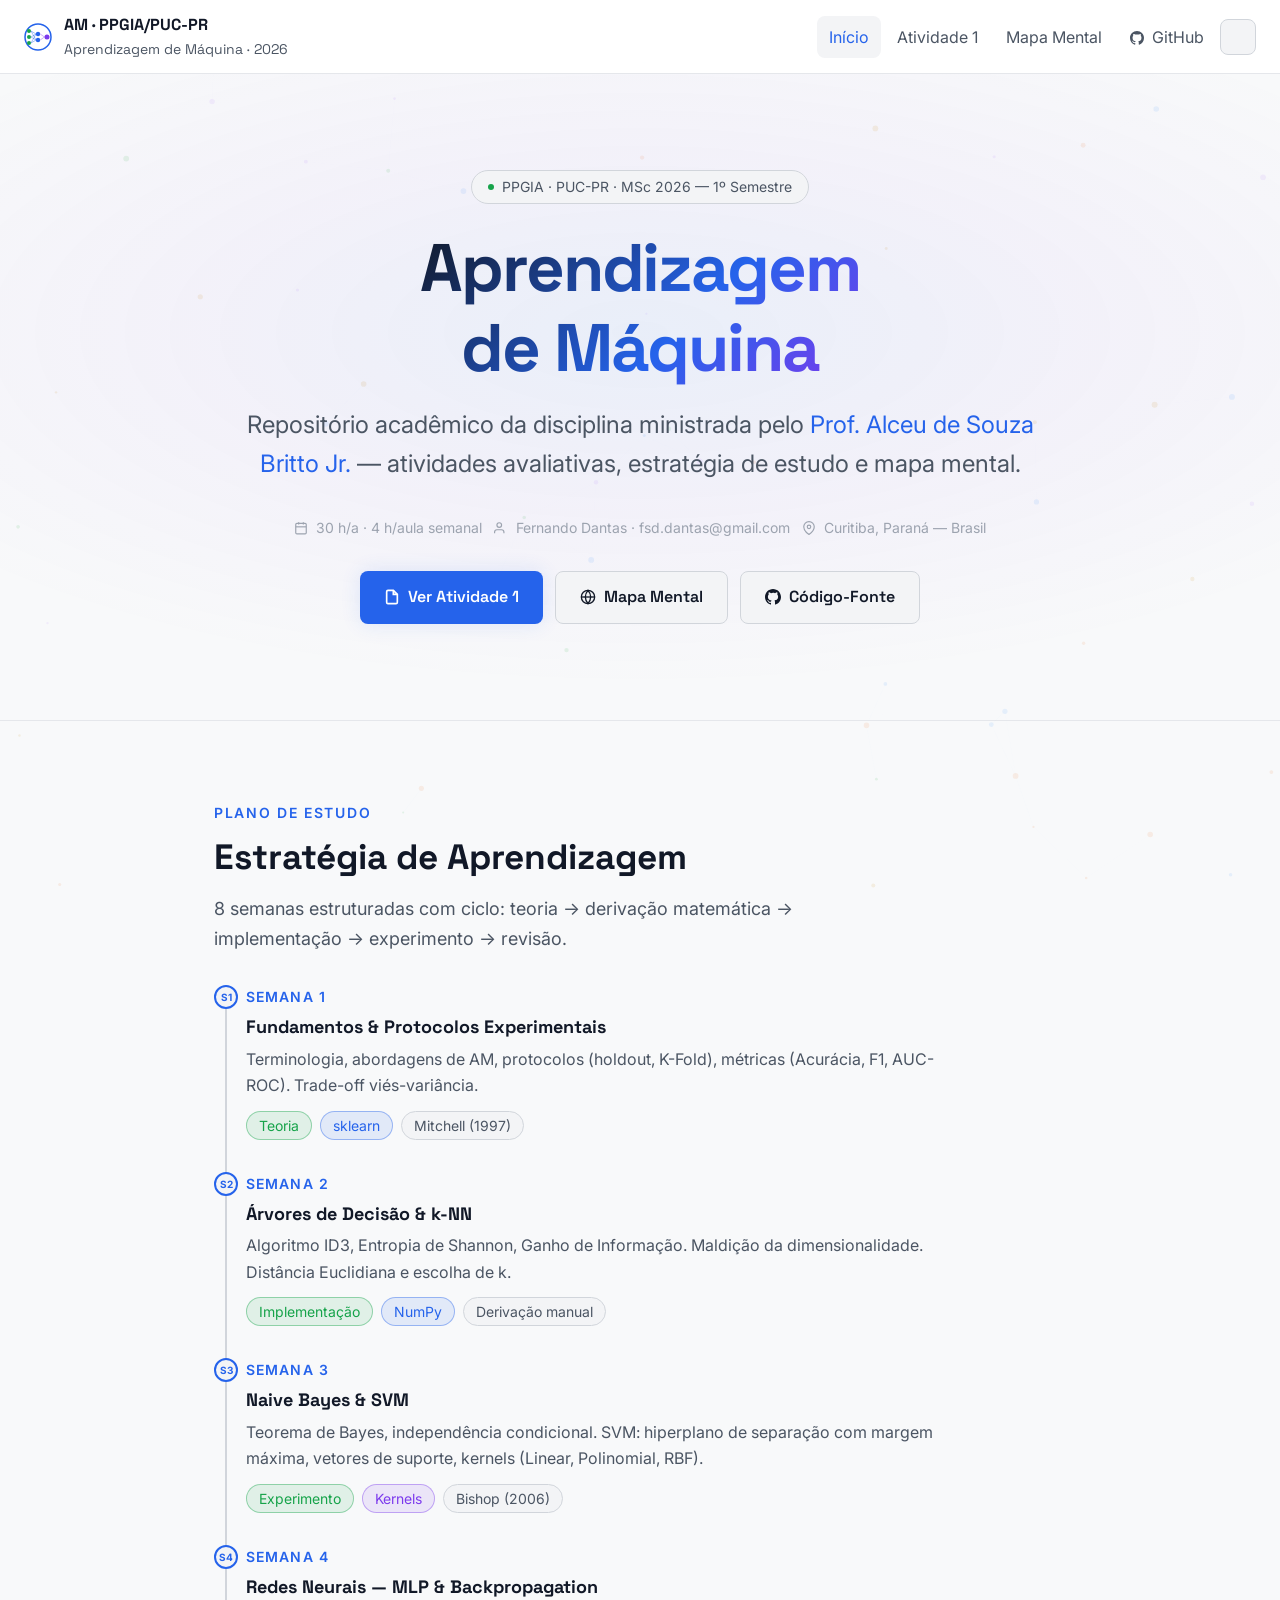
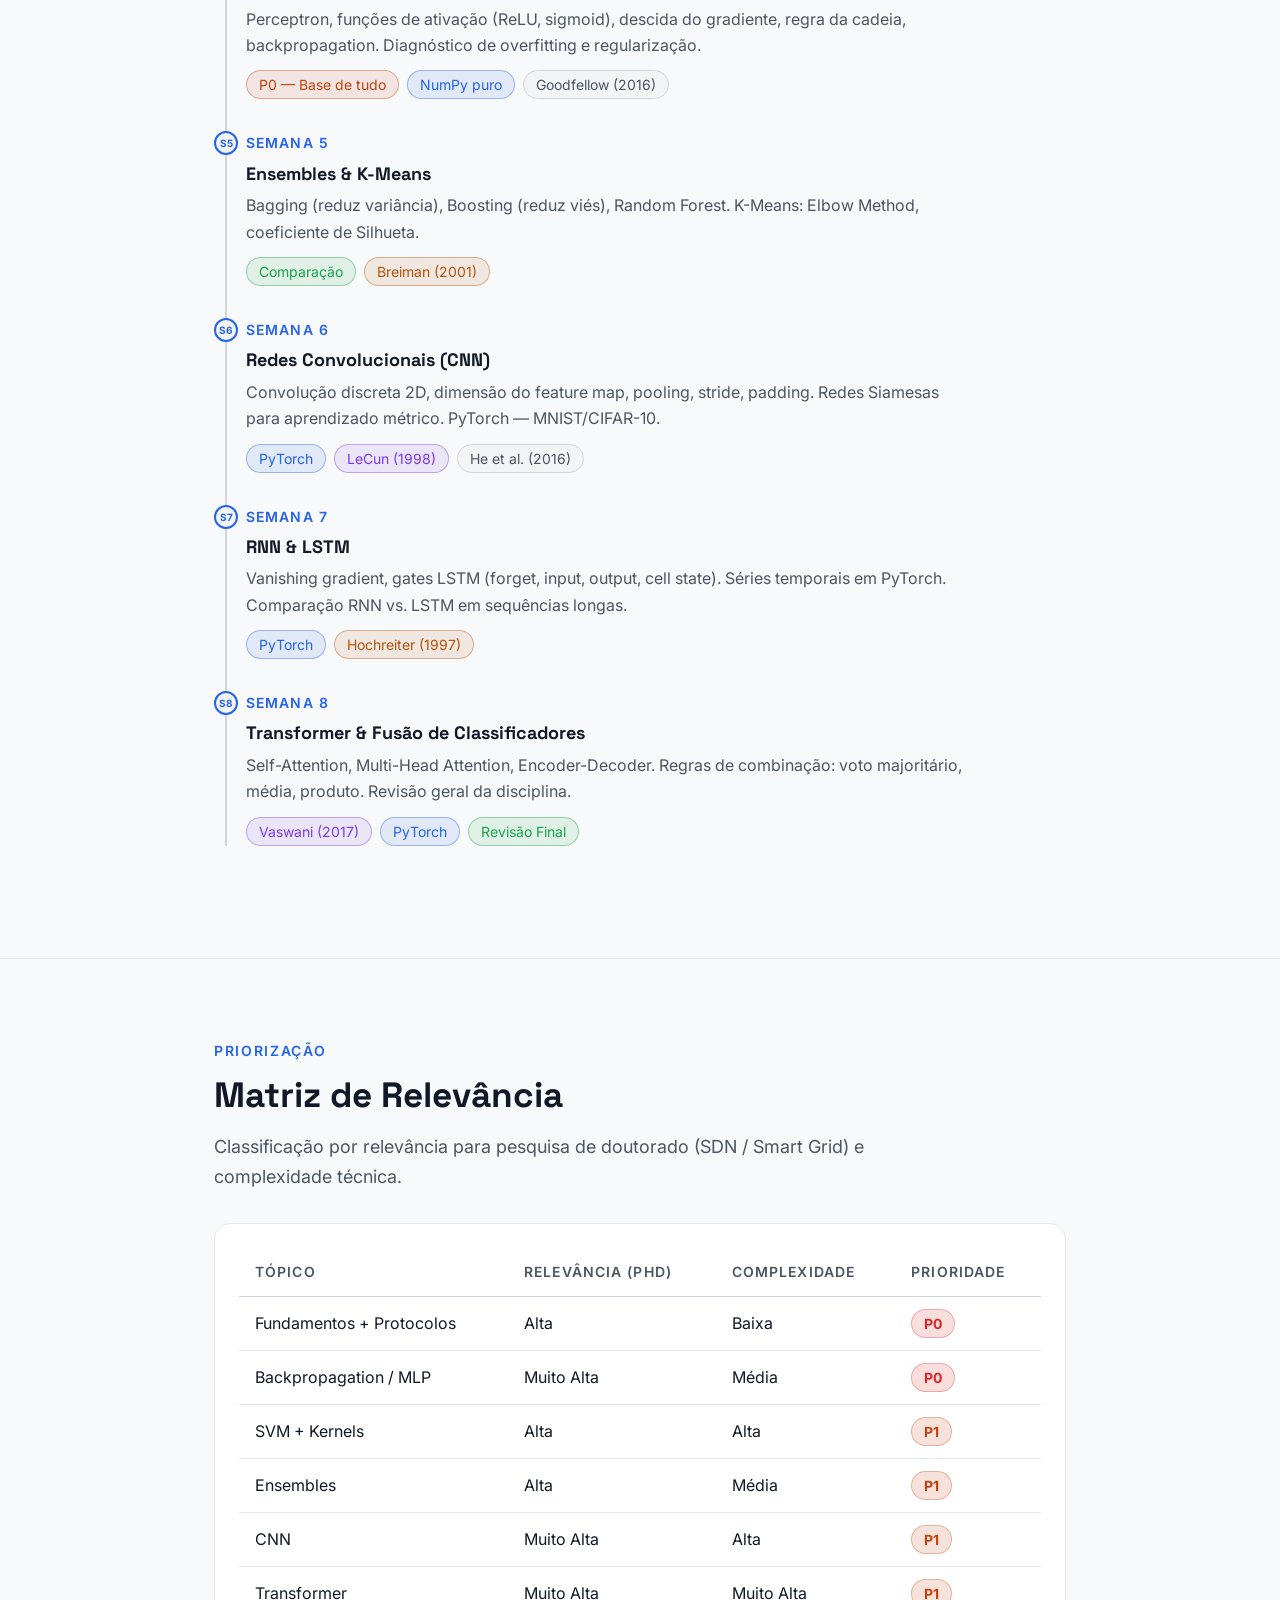
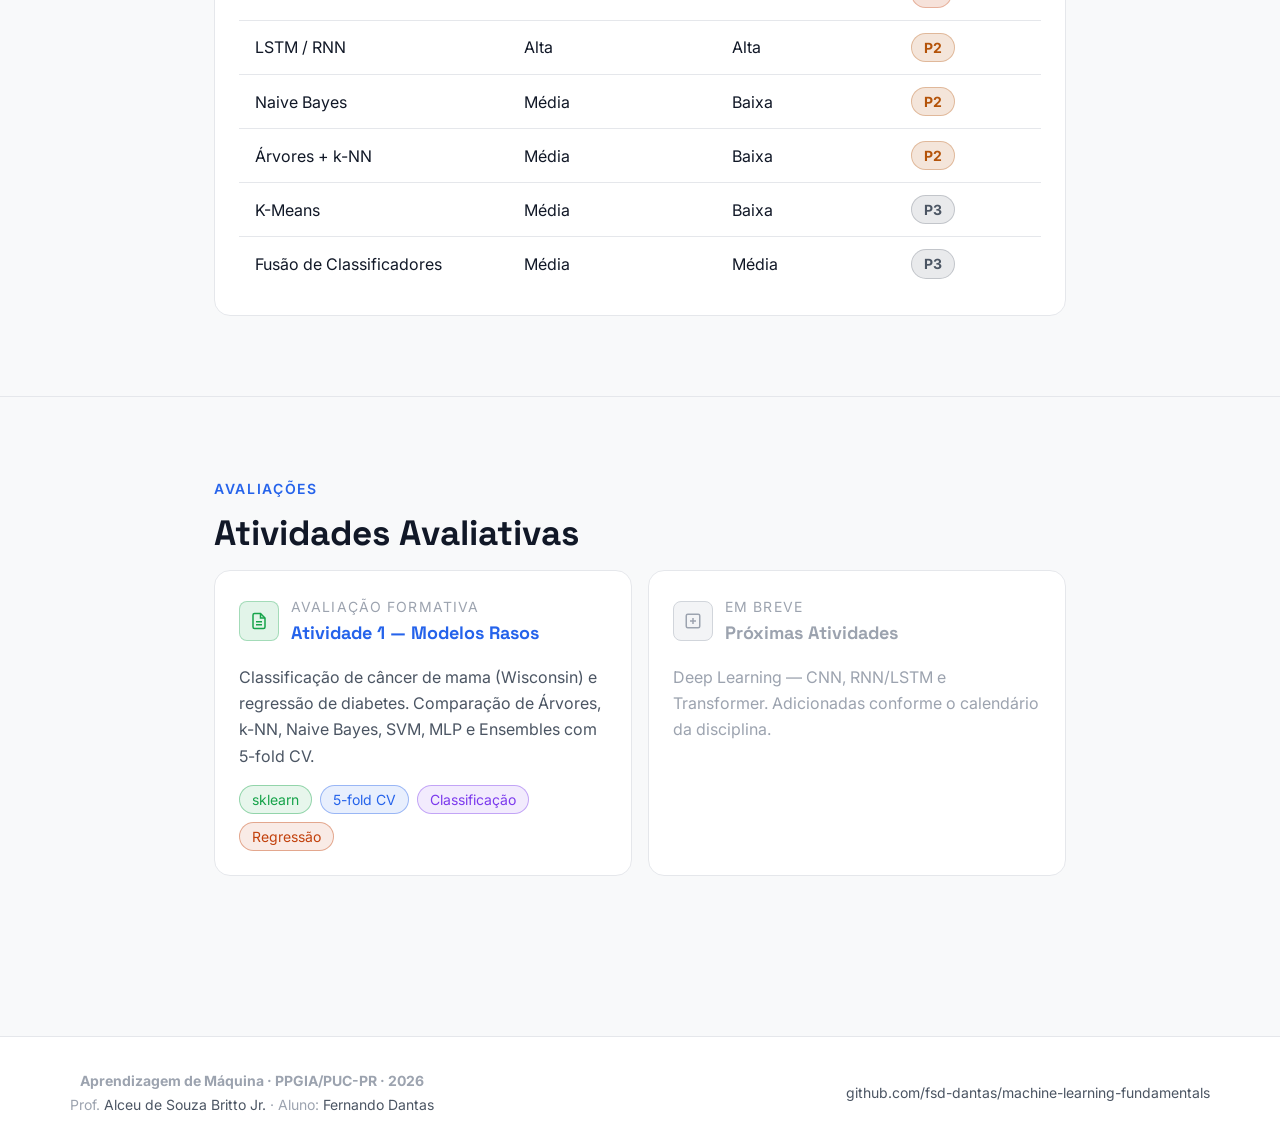
<file: index.html>
<!DOCTYPE html>
<html lang="pt-BR">
<head>
  <meta charset="UTF-8">
  <meta name="viewport" content="width=device-width, initial-scale=1.0">
  <title>Aprendizagem de Máquina — PPGIA/PUC-PR 2026</title>
  <meta name="description" content="Repositório acadêmico da disciplina de Aprendizagem de Máquina do Mestrado PPGIA/PUC-PR 2026. Prof. Alceu de Souza Britto Jr.">
  <link rel="preconnect" href="https://fonts.googleapis.com">
  <link rel="preconnect" href="https://fonts.gstatic.com" crossorigin>
  <link href="https://fonts.googleapis.com/css2?family=Inter:wght@400;500;600&family=Space+Grotesk:wght@500;700;800&family=JetBrains+Mono:wght@400;500&display=swap" rel="stylesheet">
  <link rel="stylesheet" href="assets/css/style.css">
</head>
<body>

<canvas id="neural-canvas" style="position:fixed;inset:0;width:100%;height:100%;z-index:0;pointer-events:none;opacity:0.35;"></canvas>

<!-- Header -->
<header class="site-header">
  <div class="logo">
    <svg width="28" height="28" viewBox="0 0 28 28" fill="none" aria-label="AM logo">
      <circle cx="14" cy="14" r="13" stroke="currentColor" stroke-width="1.5" style="color:var(--accent)"/>
      <circle cx="5"  cy="8"  r="2" fill="var(--green)"/>
      <circle cx="5"  cy="14" r="2" fill="var(--green)"/>
      <circle cx="5"  cy="20" r="2" fill="var(--green)"/>
      <circle cx="14" cy="11" r="2.2" fill="var(--accent)"/>
      <circle cx="14" cy="17" r="2.2" fill="var(--accent)"/>
      <circle cx="23" cy="14" r="2.5" fill="var(--purple)"/>
      <line x1="7" y1="8"  x2="12" y2="11" stroke="var(--accent)" stroke-width="0.8" stroke-opacity="0.5"/>
      <line x1="7" y1="8"  x2="12" y2="17" stroke="var(--accent)" stroke-width="0.8" stroke-opacity="0.5"/>
      <line x1="7" y1="14" x2="12" y2="11" stroke="var(--accent)" stroke-width="0.8" stroke-opacity="0.5"/>
      <line x1="7" y1="14" x2="12" y2="17" stroke="var(--accent)" stroke-width="0.8" stroke-opacity="0.5"/>
      <line x1="7" y1="20" x2="12" y2="11" stroke="var(--accent)" stroke-width="0.8" stroke-opacity="0.5"/>
      <line x1="7" y1="20" x2="12" y2="17" stroke="var(--accent)" stroke-width="0.8" stroke-opacity="0.5"/>
      <line x1="16.2" y1="11" x2="20.5" y2="14" stroke="var(--purple)" stroke-width="0.8" stroke-opacity="0.5"/>
      <line x1="16.2" y1="17" x2="20.5" y2="14" stroke="var(--purple)" stroke-width="0.8" stroke-opacity="0.5"/>
    </svg>
    <div>
      <div>AM · PPGIA/PUC-PR</div>
      <div class="tagline">Aprendizagem de Máquina · 2026</div>
    </div>
  </div>
  <div class="nav-right">
    <nav>
      <a href="index.html" class="active">Início</a>
      <a href="pages/atividade-1.html">Atividade 1</a>
      <a href="pages/mapa-mental.html">Mapa Mental</a>
      <a href="https://github.com/fsd-dantas/machine-learning-fundamentals" target="_blank" rel="noopener">
        <svg width="14" height="14" viewBox="0 0 24 24" fill="currentColor" style="display:inline;vertical-align:middle;margin-right:4px"><path d="M12 0C5.37 0 0 5.37 0 12c0 5.3 3.44 9.8 8.2 11.39.6.11.82-.26.82-.58v-2.03c-3.34.73-4.04-1.61-4.04-1.61-.55-1.39-1.34-1.76-1.34-1.76-1.09-.75.08-.73.08-.73 1.2.08 1.84 1.24 1.84 1.24 1.07 1.83 2.81 1.3 3.5.99.11-.78.42-1.3.76-1.6-2.67-.3-5.47-1.33-5.47-5.93 0-1.31.47-2.38 1.24-3.22-.13-.3-.54-1.52.12-3.18 0 0 1.01-.32 3.3 1.23a11.5 11.5 0 0 1 3-.4c1.02 0 2.04.13 3 .4 2.28-1.55 3.29-1.23 3.29-1.23.66 1.66.25 2.88.12 3.18.77.84 1.24 1.91 1.24 3.22 0 4.61-2.81 5.63-5.48 5.92.43.37.81 1.1.81 2.22v3.29c0 .32.22.7.83.58C20.57 21.8 24 17.3 24 12c0-6.63-5.37-12-12-12z"/></svg>
        GitHub
      </a>
    </nav>
    <button class="theme-toggle" data-theme-toggle aria-label="Alternar tema"></button>
  </div>
</header>

<!-- Hero -->
<section class="hero">
  <div class="hero-badge">
    <span class="dot"></span>
    PPGIA · PUC-PR · MSc 2026 — 1º Semestre
  </div>
  <h1 class="fade-up">Aprendizagem<br>de Máquina</h1>
  <p class="hero-sub fade-up delay-1">
    Repositório acadêmico da disciplina ministrada pelo
    <a href="mailto:alceu@ppgia.pucpr.br">Prof. Alceu de Souza Britto Jr.</a>
    — atividades avaliativas, estratégia de estudo e mapa mental.
  </p>
  <div class="hero-meta fade-up delay-2">
    <span>
      <svg width="14" height="14" viewBox="0 0 24 24" fill="none" stroke="currentColor" stroke-width="2"><rect x="3" y="4" width="18" height="18" rx="2"/><line x1="16" y1="2" x2="16" y2="6"/><line x1="8" y1="2" x2="8" y2="6"/><line x1="3" y1="10" x2="21" y2="10"/></svg>
      30 h/a · 4 h/aula semanal
    </span>
    <span>
      <svg width="14" height="14" viewBox="0 0 24 24" fill="none" stroke="currentColor" stroke-width="2"><path d="M17 21v-2a4 4 0 0 0-4-4H5a4 4 0 0 0-4 4v2"/><circle cx="9" cy="7" r="4"/></svg>
      Fernando Dantas · fsd.dantas@gmail.com
    </span>
    <span>
      <svg width="14" height="14" viewBox="0 0 24 24" fill="none" stroke="currentColor" stroke-width="2"><path d="M21 10c0 7-9 13-9 13s-9-6-9-13a9 9 0 0 1 18 0z"/><circle cx="12" cy="10" r="3"/></svg>
      Curitiba, Paraná — Brasil
    </span>
  </div>
  <div class="hero-actions fade-up delay-3">
    <a href="pages/atividade-1.html" class="btn btn-primary">
      <svg width="16" height="16" viewBox="0 0 24 24" fill="none" stroke="currentColor" stroke-width="2.5"><path d="M14 2H6a2 2 0 0 0-2 2v16a2 2 0 0 0 2 2h12a2 2 0 0 0 2-2V8z"/><polyline points="14 2 14 8 20 8"/></svg>
      Ver Atividade 1
    </a>
    <a href="pages/mapa-mental.html" class="btn btn-ghost">
      <svg width="16" height="16" viewBox="0 0 24 24" fill="none" stroke="currentColor" stroke-width="2"><circle cx="12" cy="12" r="10"/><line x1="2" y1="12" x2="22" y2="12"/><path d="M12 2a15.3 15.3 0 0 1 4 10 15.3 15.3 0 0 1-4 10 15.3 15.3 0 0 1-4-10 15.3 15.3 0 0 1 4-10z"/></svg>
      Mapa Mental
    </a>
    <a href="https://github.com/fsd-dantas/machine-learning-fundamentals" target="_blank" class="btn btn-ghost">
      <svg width="16" height="16" viewBox="0 0 24 24" fill="currentColor"><path d="M12 0C5.37 0 0 5.37 0 12c0 5.3 3.44 9.8 8.2 11.39.6.11.82-.26.82-.58v-2.03c-3.34.73-4.04-1.61-4.04-1.61-.55-1.39-1.34-1.76-1.34-1.76-1.09-.75.08-.73.08-.73 1.2.08 1.84 1.24 1.84 1.24 1.07 1.83 2.81 1.3 3.5.99.11-.78.42-1.3.76-1.6-2.67-.3-5.47-1.33-5.47-5.93 0-1.31.47-2.38 1.24-3.22-.13-.3-.54-1.52.12-3.18 0 0 1.01-.32 3.3 1.23a11.5 11.5 0 0 1 3-.4c1.02 0 2.04.13 3 .4 2.28-1.55 3.29-1.23 3.29-1.23.66 1.66.25 2.88.12 3.18.77.84 1.24 1.91 1.24 3.22 0 4.61-2.81 5.63-5.48 5.92.43.37.81 1.1.81 2.22v3.29c0 .32.22.7.83.58C20.57 21.8 24 17.3 24 12c0-6.63-5.37-12-12-12z"/></svg>
      Código-Fonte
    </a>
  </div>
</section>

<hr class="section-divider">

<!-- Plano de Estudo -->
<section class="section-pad">
  <div class="container">
    <div class="section-label">Plano de Estudo</div>
    <h2 class="section-title">Estratégia de Aprendizagem</h2>
    <p class="section-desc mb-8">8 semanas estruturadas com ciclo: teoria → derivação matemática → implementação → experimento → revisão.</p>

    <div class="timeline" data-reveal>
      <div class="timeline-item" data-week="S1">
        <div class="timeline-week">Semana 1</div>
        <h3>Fundamentos &amp; Protocolos Experimentais</h3>
        <p>Terminologia, abordagens de AM, protocolos (holdout, K-Fold), métricas (Acurácia, F1, AUC-ROC). Trade-off viés-variância.</p>
        <div class="timeline-tags">
          <span class="tag green">Teoria</span><span class="tag blue">sklearn</span><span class="tag">Mitchell (1997)</span>
        </div>
      </div>
      <div class="timeline-item" data-week="S2">
        <div class="timeline-week">Semana 2</div>
        <h3>Árvores de Decisão &amp; k-NN</h3>
        <p>Algoritmo ID3, Entropia de Shannon, Ganho de Informação. Maldição da dimensionalidade. Distância Euclidiana e escolha de k.</p>
        <div class="timeline-tags">
          <span class="tag green">Implementação</span><span class="tag blue">NumPy</span><span class="tag">Derivação manual</span>
        </div>
      </div>
      <div class="timeline-item" data-week="S3">
        <div class="timeline-week">Semana 3</div>
        <h3>Naive Bayes &amp; SVM</h3>
        <p>Teorema de Bayes, independência condicional. SVM: hiperplano de separação com margem máxima, vetores de suporte, kernels (Linear, Polinomial, RBF).</p>
        <div class="timeline-tags">
          <span class="tag green">Experimento</span><span class="tag purple">Kernels</span><span class="tag">Bishop (2006)</span>
        </div>
      </div>
      <div class="timeline-item" data-week="S4">
        <div class="timeline-week">Semana 4</div>
        <h3>Redes Neurais — MLP &amp; Backpropagation</h3>
        <p>Perceptron, funções de ativação (ReLU, sigmoid), descida do gradiente, regra da cadeia, backpropagation. Diagnóstico de overfitting e regularização.</p>
        <div class="timeline-tags">
          <span class="tag orange">P0 — Base de tudo</span><span class="tag blue">NumPy puro</span><span class="tag">Goodfellow (2016)</span>
        </div>
      </div>
      <div class="timeline-item" data-week="S5">
        <div class="timeline-week">Semana 5</div>
        <h3>Ensembles &amp; K-Means</h3>
        <p>Bagging (reduz variância), Boosting (reduz viés), Random Forest. K-Means: Elbow Method, coeficiente de Silhueta.</p>
        <div class="timeline-tags">
          <span class="tag green">Comparação</span><span class="tag yellow">Breiman (2001)</span>
        </div>
      </div>
      <div class="timeline-item" data-week="S6">
        <div class="timeline-week">Semana 6</div>
        <h3>Redes Convolucionais (CNN)</h3>
        <p>Convolução discreta 2D, dimensão do feature map, pooling, stride, padding. Redes Siamesas para aprendizado métrico. PyTorch — MNIST/CIFAR-10.</p>
        <div class="timeline-tags">
          <span class="tag blue">PyTorch</span><span class="tag purple">LeCun (1998)</span><span class="tag">He et al. (2016)</span>
        </div>
      </div>
      <div class="timeline-item" data-week="S7">
        <div class="timeline-week">Semana 7</div>
        <h3>RNN &amp; LSTM</h3>
        <p>Vanishing gradient, gates LSTM (forget, input, output, cell state). Séries temporais em PyTorch. Comparação RNN vs. LSTM em sequências longas.</p>
        <div class="timeline-tags">
          <span class="tag blue">PyTorch</span><span class="tag yellow">Hochreiter (1997)</span>
        </div>
      </div>
      <div class="timeline-item" data-week="S8">
        <div class="timeline-week">Semana 8</div>
        <h3>Transformer &amp; Fusão de Classificadores</h3>
        <p>Self-Attention, Multi-Head Attention, Encoder-Decoder. Regras de combinação: voto majoritário, média, produto. Revisão geral da disciplina.</p>
        <div class="timeline-tags">
          <span class="tag purple">Vaswani (2017)</span><span class="tag blue">PyTorch</span><span class="tag green">Revisão Final</span>
        </div>
      </div>
    </div>
  </div>
</section>

<hr class="section-divider">

<!-- Priority Table -->
<section class="section-pad">
  <div class="container">
    <div class="section-label">Priorização</div>
    <h2 class="section-title">Matriz de Relevância</h2>
    <p class="section-desc mb-8">Classificação por relevância para pesquisa de doutorado (SDN / Smart Grid) e complexidade técnica.</p>
    <div class="card" data-reveal>
      <div class="result-table-wrap">
        <table class="priority-table">
          <thead><tr><th>Tópico</th><th>Relevância (PhD)</th><th>Complexidade</th><th>Prioridade</th></tr></thead>
          <tbody>
            <tr><td>Fundamentos + Protocolos</td><td>Alta</td><td>Baixa</td><td><span class="badge-p0">P0</span></td></tr>
            <tr><td>Backpropagation / MLP</td><td>Muito Alta</td><td>Média</td><td><span class="badge-p0">P0</span></td></tr>
            <tr><td>SVM + Kernels</td><td>Alta</td><td>Alta</td><td><span class="badge-p1">P1</span></td></tr>
            <tr><td>Ensembles</td><td>Alta</td><td>Média</td><td><span class="badge-p1">P1</span></td></tr>
            <tr><td>CNN</td><td>Muito Alta</td><td>Alta</td><td><span class="badge-p1">P1</span></td></tr>
            <tr><td>Transformer</td><td>Muito Alta</td><td>Muito Alta</td><td><span class="badge-p1">P1</span></td></tr>
            <tr><td>LSTM / RNN</td><td>Alta</td><td>Alta</td><td><span class="badge-p2">P2</span></td></tr>
            <tr><td>Naive Bayes</td><td>Média</td><td>Baixa</td><td><span class="badge-p2">P2</span></td></tr>
            <tr><td>Árvores + k-NN</td><td>Média</td><td>Baixa</td><td><span class="badge-p2">P2</span></td></tr>
            <tr><td>K-Means</td><td>Média</td><td>Baixa</td><td><span class="badge-p3">P3</span></td></tr>
            <tr><td>Fusão de Classificadores</td><td>Média</td><td>Média</td><td><span class="badge-p3">P3</span></td></tr>
          </tbody>
        </table>
      </div>
    </div>
  </div>
</section>

<hr class="section-divider">

<!-- Atividades -->
<section class="section-pad">
  <div class="container">
    <div class="section-label">Avaliações</div>
    <h2 class="section-title">Atividades Avaliativas</h2>
    <div class="card-grid card-grid-2">
      <a href="pages/atividade-1.html" class="card" style="text-decoration:none;" data-reveal>
        <div style="display:flex;align-items:center;gap:var(--space-3);margin-bottom:var(--space-4);">
          <div style="width:40px;height:40px;border-radius:var(--radius-md);background:color-mix(in srgb,var(--green) 12%,transparent);border:1px solid color-mix(in srgb,var(--green) 30%,transparent);display:flex;align-items:center;justify-content:center;flex-shrink:0;">
            <svg width="18" height="18" viewBox="0 0 24 24" fill="none" stroke="var(--green)" stroke-width="2"><path d="M14 2H6a2 2 0 0 0-2 2v16a2 2 0 0 0 2 2h12a2 2 0 0 0 2-2V8z"/><polyline points="14 2 14 8 20 8"/><line x1="16" y1="13" x2="8" y2="13"/><line x1="16" y1="17" x2="8" y2="17"/></svg>
          </div>
          <div>
            <div style="font-size:var(--text-xs);color:var(--text-faint);text-transform:uppercase;letter-spacing:0.08em;">Avaliação Formativa</div>
            <div style="font-weight:700;font-family:var(--font-display);">Atividade 1 — Modelos Rasos</div>
          </div>
        </div>
        <p style="font-size:var(--text-sm);color:var(--text-muted);">Classificação de câncer de mama (Wisconsin) e regressão de diabetes. Comparação de Árvores, k-NN, Naive Bayes, SVM, MLP e Ensembles com 5-fold CV.</p>
        <div class="timeline-tags" style="margin-top:var(--space-4);">
          <span class="tag green">sklearn</span><span class="tag blue">5-fold CV</span><span class="tag purple">Classificação</span><span class="tag orange">Regressão</span>
        </div>
      </a>
      <div class="card" style="opacity:0.45;" data-reveal>
        <div style="display:flex;align-items:center;gap:var(--space-3);margin-bottom:var(--space-4);">
          <div style="width:40px;height:40px;border-radius:var(--radius-md);background:var(--surface-2);border:1px solid var(--border);display:flex;align-items:center;justify-content:center;flex-shrink:0;">
            <svg width="18" height="18" viewBox="0 0 24 24" fill="none" stroke="var(--text-faint)" stroke-width="2"><rect x="3" y="3" width="18" height="18" rx="2"/><line x1="12" y1="8" x2="12" y2="16"/><line x1="8" y1="12" x2="16" y2="12"/></svg>
          </div>
          <div>
            <div style="font-size:var(--text-xs);color:var(--text-faint);text-transform:uppercase;letter-spacing:0.08em;">Em breve</div>
            <div style="font-weight:700;font-family:var(--font-display);color:var(--text-faint);">Próximas Atividades</div>
          </div>
        </div>
        <p style="font-size:var(--text-sm);color:var(--text-faint);">Deep Learning — CNN, RNN/LSTM e Transformer. Adicionadas conforme o calendário da disciplina.</p>
      </div>
    </div>
  </div>
</section>

<footer class="site-footer">
  <div class="footer-inner">
    <div>
      <strong>Aprendizagem de Máquina · PPGIA/PUC-PR · 2026</strong><br>
      Prof. <a href="mailto:alceu@ppgia.pucpr.br">Alceu de Souza Britto Jr.</a> ·
      Aluno: <a href="mailto:fsd.dantas@gmail.com">Fernando Dantas</a>
    </div>
    <div><a href="https://github.com/fsd-dantas/machine-learning-fundamentals" target="_blank" rel="noopener">github.com/fsd-dantas/machine-learning-fundamentals</a></div>
  </div>
</footer>

<script src="assets/js/main.js"></script>
</body>
</html>
</file>
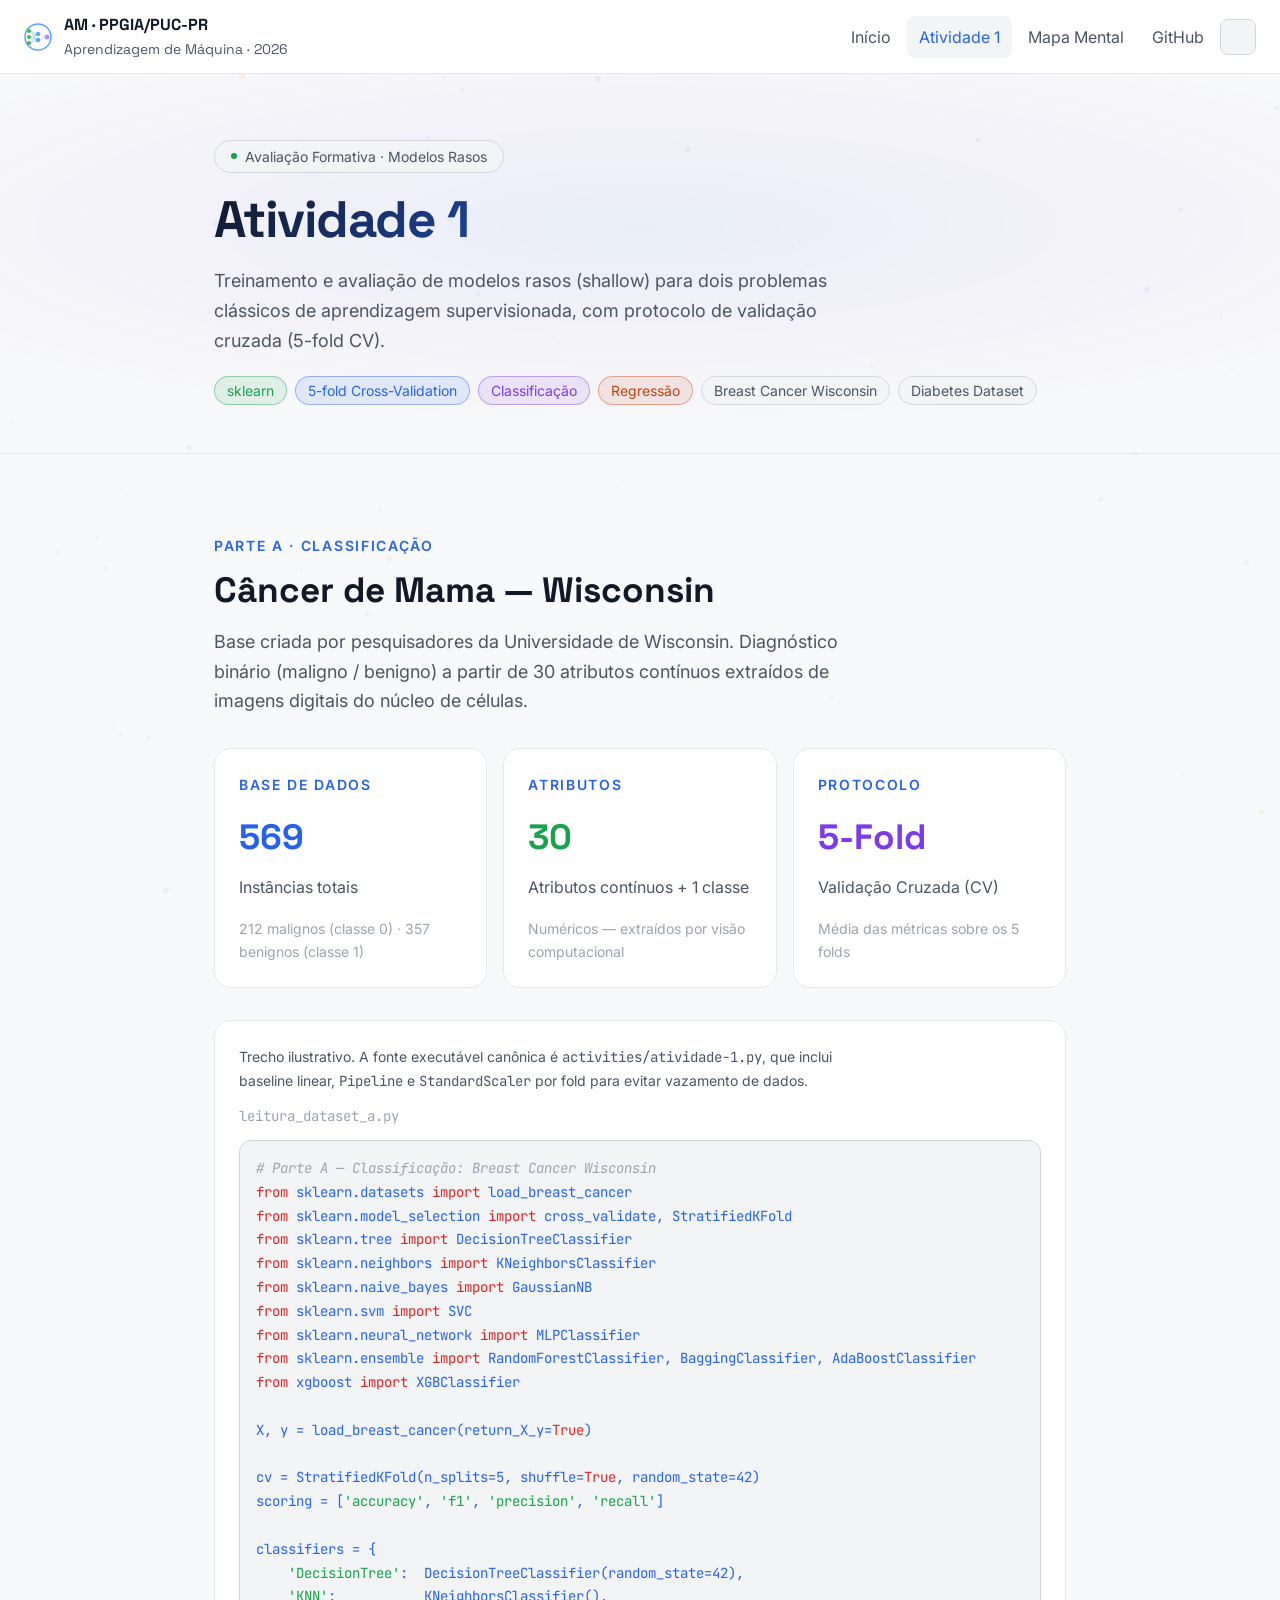
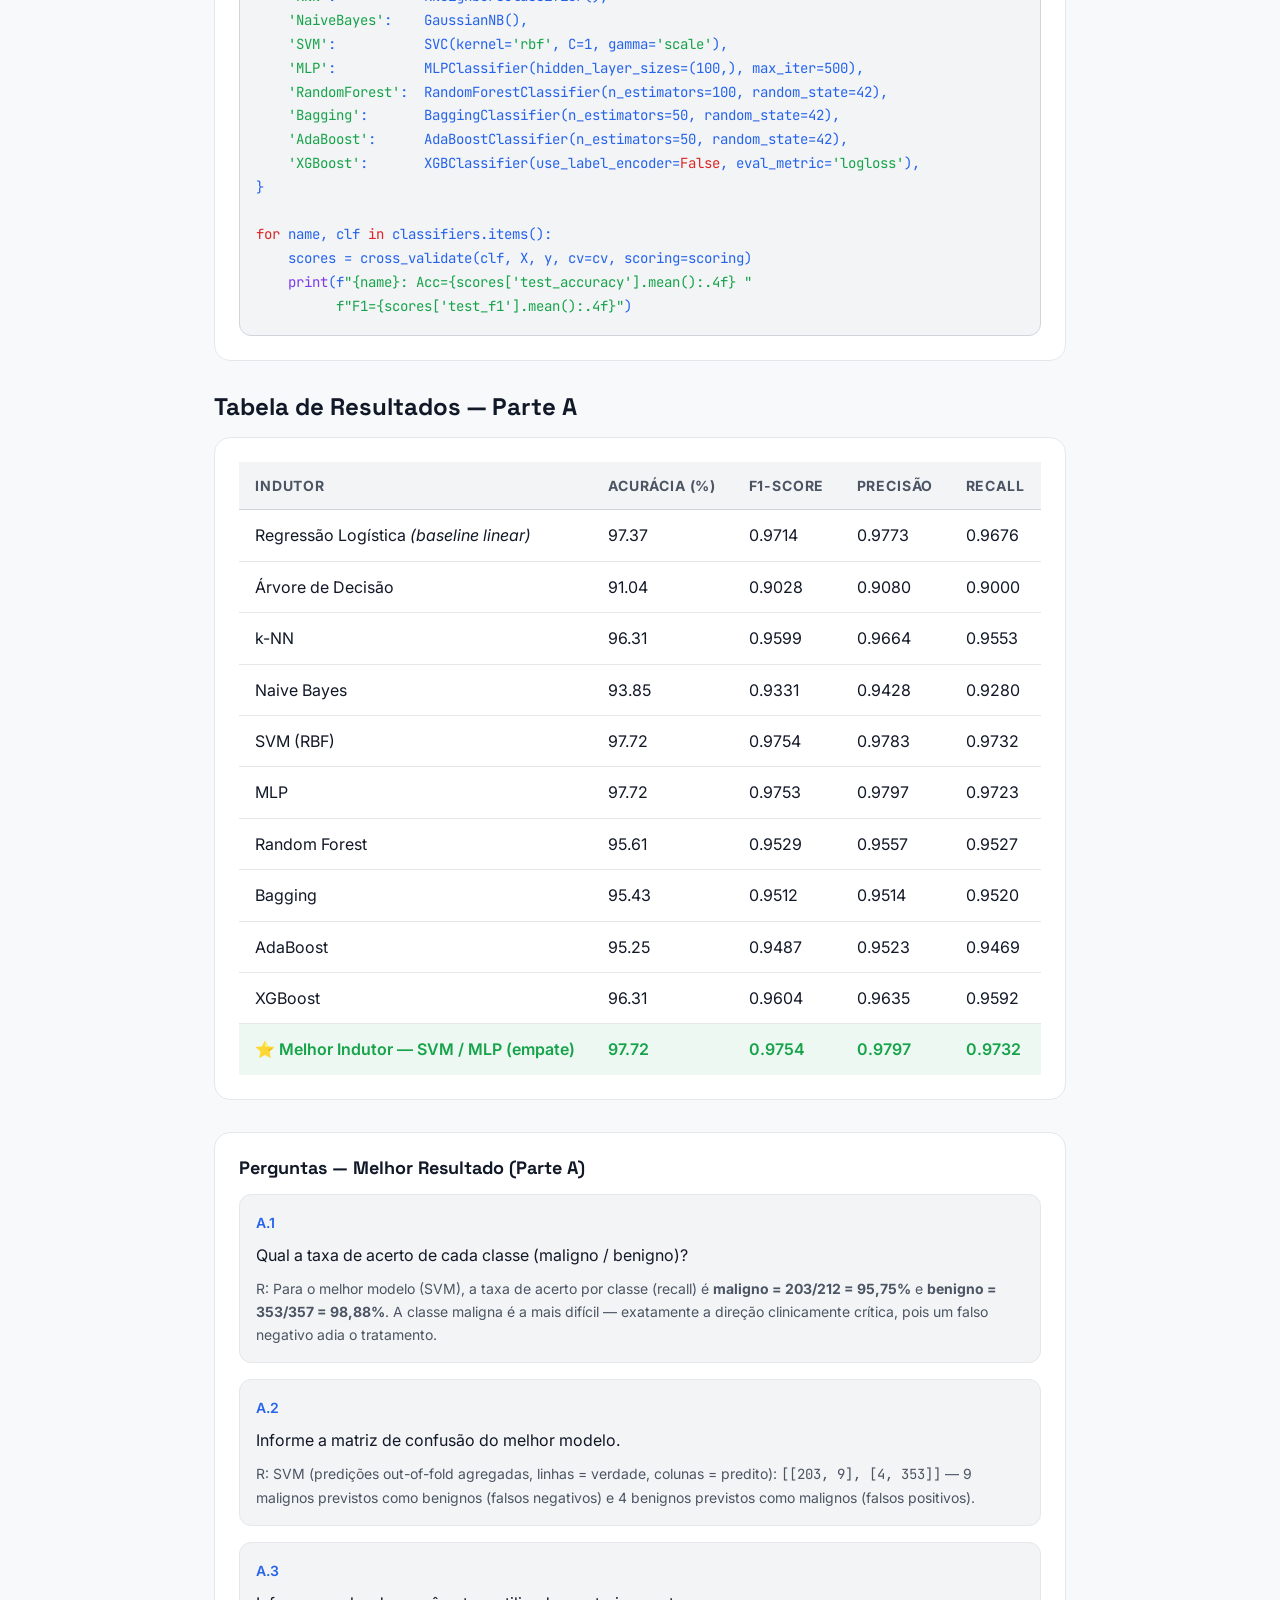
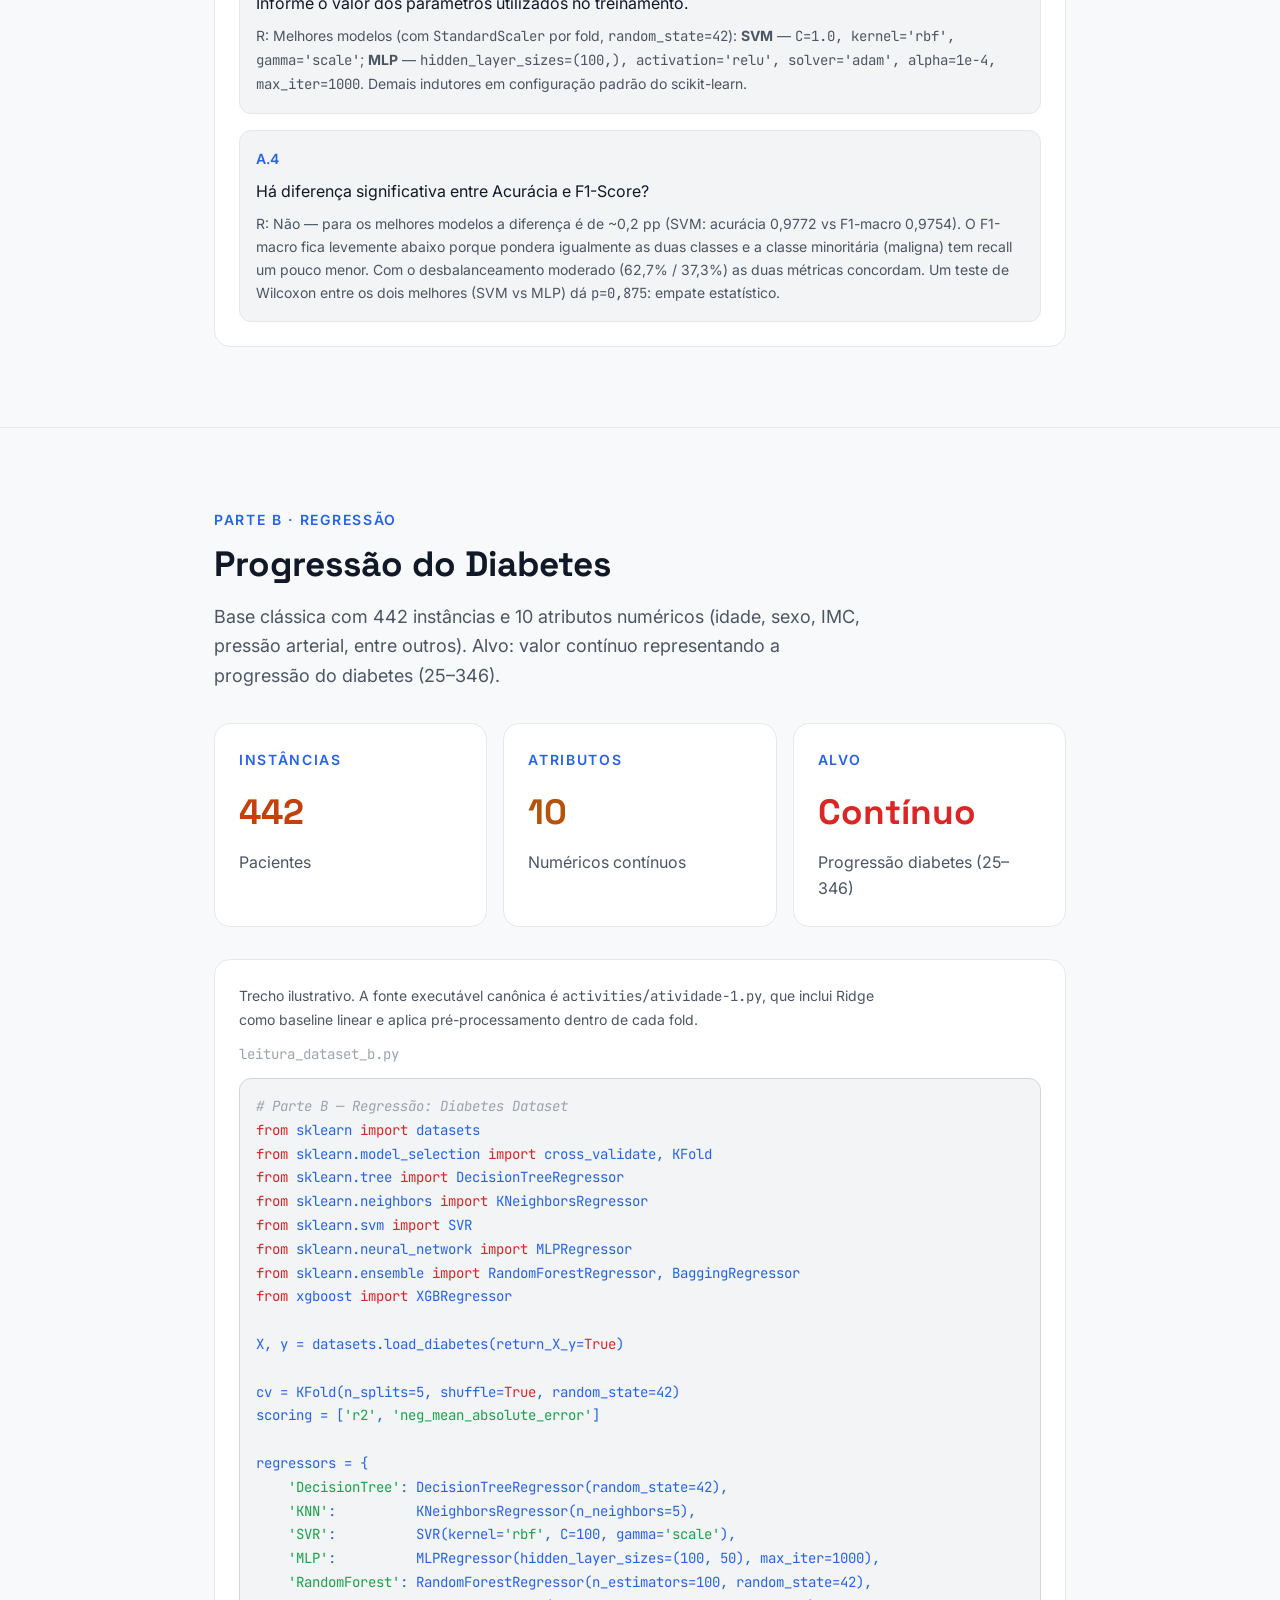
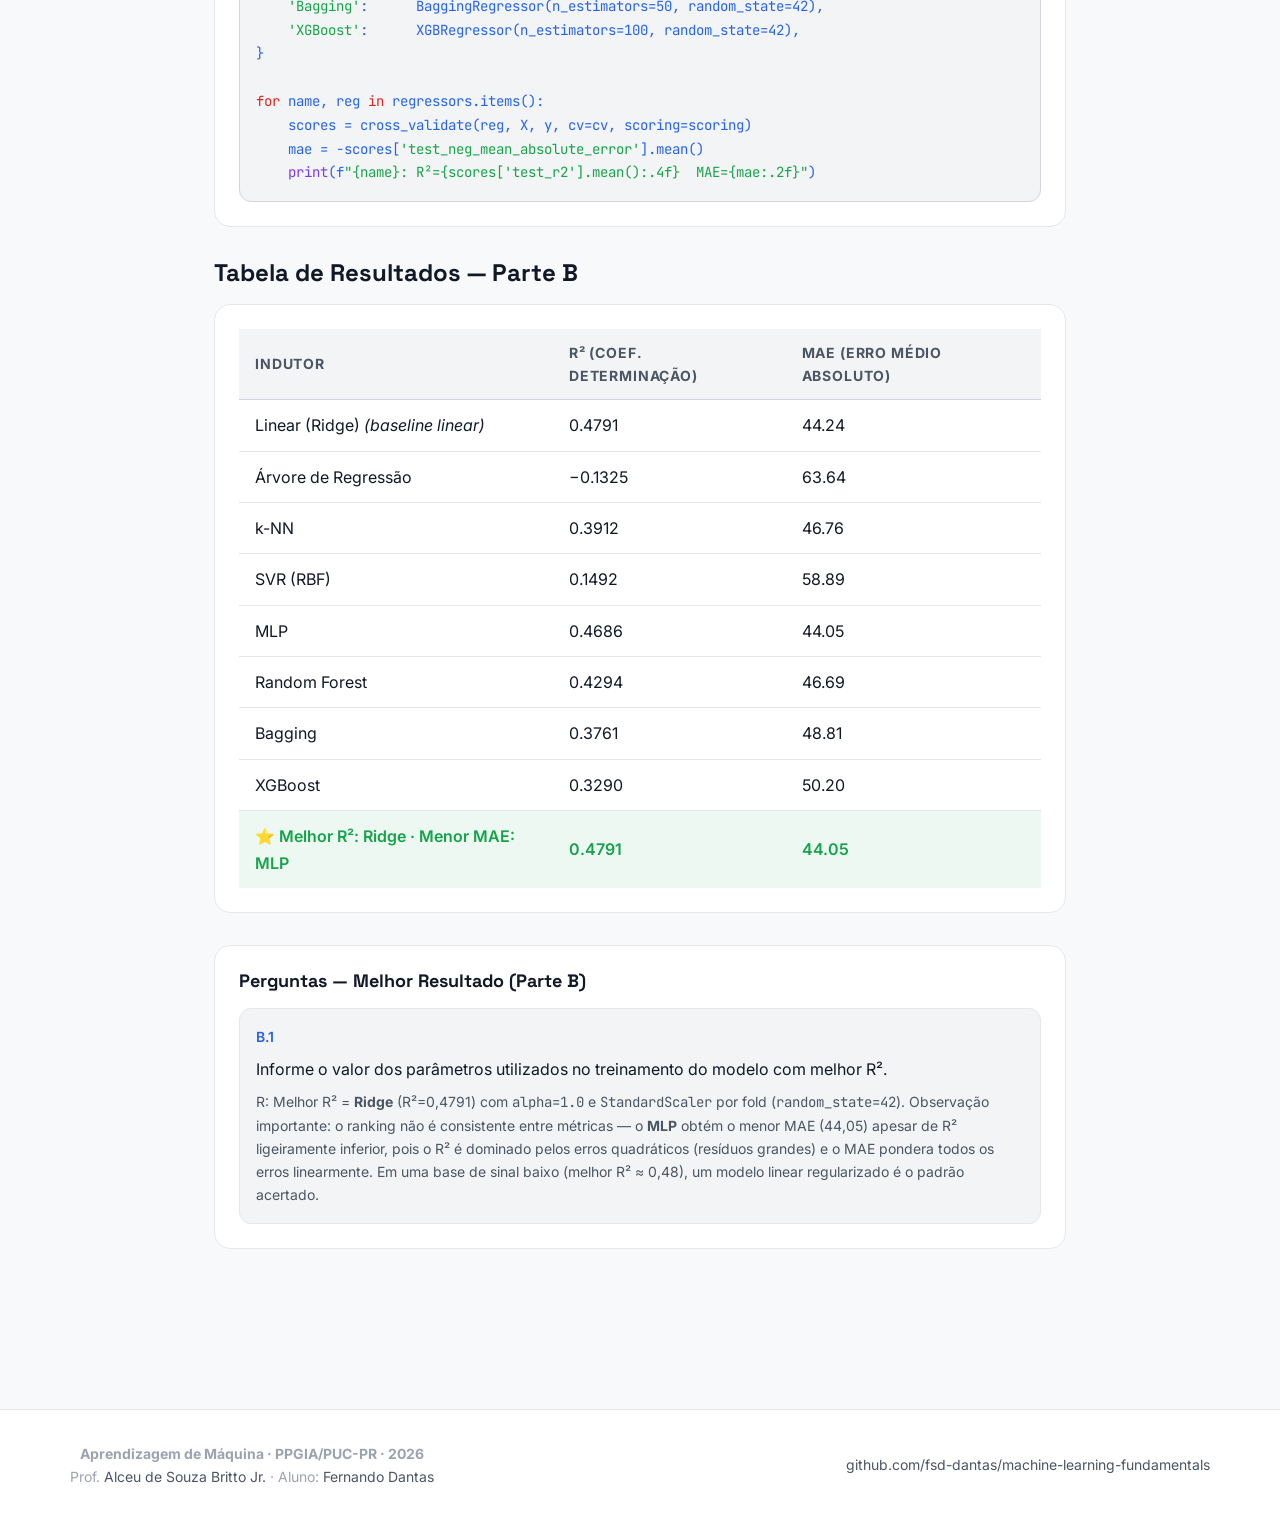
<file: pages/atividade-1.html>
<!DOCTYPE html>
<html lang="pt-BR">
<head>
  <meta charset="UTF-8">
  <meta name="viewport" content="width=device-width, initial-scale=1.0">
  <title>Atividade 1 — Modelos Rasos · AM PPGIA/PUC-PR</title>
  <meta name="description" content="Avaliação formativa — Classificação de câncer de mama e regressão de diabetes com modelos rasos. 5-fold cross-validation.">
  <link rel="preconnect" href="https://fonts.googleapis.com">
  <link rel="preconnect" href="https://fonts.gstatic.com" crossorigin>
  <link href="https://fonts.googleapis.com/css2?family=Inter:wght@400;500;600&family=Space+Grotesk:wght@500;700;800&family=JetBrains+Mono:wght@400;500&display=swap" rel="stylesheet">
  <link rel="stylesheet" href="../assets/css/style.css">
</head>
<body>

<canvas id="neural-canvas" style="position:fixed;inset:0;width:100%;height:100%;z-index:0;pointer-events:none;opacity:0.25;"></canvas>

<header class="site-header">
  <div class="logo">
    <svg width="28" height="28" viewBox="0 0 28 28" fill="none" aria-label="AM logo">
      <circle cx="14" cy="14" r="13" stroke="#58a6ff" stroke-width="1.5"/>
      <circle cx="5"  cy="8"  r="2" fill="#3fb950"/>
      <circle cx="5"  cy="14" r="2" fill="#3fb950"/>
      <circle cx="5"  cy="20" r="2" fill="#3fb950"/>
      <circle cx="14" cy="11" r="2.2" fill="#58a6ff"/>
      <circle cx="14" cy="17" r="2.2" fill="#58a6ff"/>
      <circle cx="23" cy="14" r="2.5" fill="#bc8cff"/>
      <line x1="7" y1="8"  x2="12" y2="11" stroke="#58a6ff" stroke-width="0.8" stroke-opacity="0.5"/>
      <line x1="7" y1="8"  x2="12" y2="17" stroke="#58a6ff" stroke-width="0.8" stroke-opacity="0.5"/>
      <line x1="7" y1="14" x2="12" y2="11" stroke="#58a6ff" stroke-width="0.8" stroke-opacity="0.5"/>
      <line x1="7" y1="14" x2="12" y2="17" stroke="#58a6ff" stroke-width="0.8" stroke-opacity="0.5"/>
      <line x1="7" y1="20" x2="12" y2="11" stroke="#58a6ff" stroke-width="0.8" stroke-opacity="0.5"/>
      <line x1="7" y1="20" x2="12" y2="17" stroke="#58a6ff" stroke-width="0.8" stroke-opacity="0.5"/>
      <line x1="16.2" y1="11" x2="20.5" y2="14" stroke="#bc8cff" stroke-width="0.8" stroke-opacity="0.5"/>
      <line x1="16.2" y1="17" x2="20.5" y2="14" stroke="#bc8cff" stroke-width="0.8" stroke-opacity="0.5"/>
    </svg>
    <div>
      <div>AM · PPGIA/PUC-PR</div>
      <div class="tagline">Aprendizagem de Máquina · 2026</div>
    </div>
  </div>
  <div class="nav-right">
    <nav>
      <a href="../index.html">Início</a>
      <a href="atividade-1.html">Atividade 1</a>
      <a href="mapa-mental.html">Mapa Mental</a>
      <a href="https://github.com/fsd-dantas/machine-learning-fundamentals" target="_blank" rel="noopener">GitHub</a>
    </nav>
    <button class="theme-toggle" data-theme-toggle aria-label="Alternar tema"></button>
  </div>
</header>

<!-- Page Hero -->
<section class="hero activity-hero" style="min-height:38vh;padding-top:var(--space-16);padding-bottom:var(--space-12);">
  <div style="max-width:var(--content-default);margin:0 auto;text-align:left;width:100%;padding:0 var(--space-6);">
    <div class="hero-badge" style="margin-bottom:var(--space-4);">
      <span class="dot"></span>
      Avaliação Formativa · Modelos Rasos
    </div>
    <h1 class="fade-up" style="font-size:var(--text-2xl);margin-bottom:var(--space-4);">Atividade 1</h1>
    <p class="fade-up delay-1" style="font-size:var(--text-base);color:var(--text-muted);max-width:60ch;">
      Treinamento e avaliação de modelos rasos (shallow) para dois problemas clássicos de aprendizagem supervisionada, com protocolo de validação cruzada (5-fold CV).
    </p>
    <div class="timeline-tags fade-up delay-2" style="margin-top:var(--space-5);">
      <span class="tag green">sklearn</span>
      <span class="tag blue">5-fold Cross-Validation</span>
      <span class="tag purple">Classificação</span>
      <span class="tag orange">Regressão</span>
      <span class="tag">Breast Cancer Wisconsin</span>
      <span class="tag">Diabetes Dataset</span>
    </div>
  </div>
</section>

<hr class="section-divider">

<!-- PARTE A -->
<section class="section-pad" style="position:relative;z-index:1;">
  <div class="container">
    <div class="section-label">Parte A · Classificação</div>
    <h2 class="section-title">Câncer de Mama — Wisconsin</h2>
    <p class="section-desc mb-8">
      Base criada por pesquisadores da Universidade de Wisconsin. Diagnóstico binário (maligno / benigno) a partir de 30 atributos contínuos extraídos de imagens digitais do núcleo de células.
    </p>

    <!-- Dataset card -->
    <div class="card-grid card-grid-3 mb-8">
      <div class="card" data-reveal>
        <div class="section-label">Base de Dados</div>
        <div style="font-size:var(--text-xl);font-weight:800;font-family:var(--font-display);color:var(--accent);margin:var(--space-2) 0;">569</div>
        <div style="font-size:var(--text-sm);color:var(--text-muted);">Instâncias totais</div>
        <div style="margin-top:var(--space-4);font-size:var(--text-xs);color:var(--text-faint);">
          212 malignos (classe 0) · 357 benignos (classe 1)
        </div>
      </div>
      <div class="card" data-reveal>
        <div class="section-label">Atributos</div>
        <div style="font-size:var(--text-xl);font-weight:800;font-family:var(--font-display);color:var(--green);margin:var(--space-2) 0;">30</div>
        <div style="font-size:var(--text-sm);color:var(--text-muted);">Atributos contínuos + 1 classe</div>
        <div style="margin-top:var(--space-4);font-size:var(--text-xs);color:var(--text-faint);">
          Numéricos — extraídos por visão computacional
        </div>
      </div>
      <div class="card" data-reveal>
        <div class="section-label">Protocolo</div>
        <div style="font-size:var(--text-xl);font-weight:800;font-family:var(--font-display);color:var(--purple);margin:var(--space-2) 0;">5-Fold</div>
        <div style="font-size:var(--text-sm);color:var(--text-muted);">Validação Cruzada (CV)</div>
        <div style="margin-top:var(--space-4);font-size:var(--text-xs);color:var(--text-faint);">
          Média das métricas sobre os 5 folds
        </div>
      </div>
    </div>

    <!-- Code block -->
    <div class="card mb-8" data-reveal>
      <p style="font-size:var(--text-xs);color:var(--text-muted);margin-bottom:var(--space-3);">
        Trecho ilustrativo. A fonte executável canônica é <code>activities/atividade-1.py</code>, que inclui baseline linear, <code>Pipeline</code> e <code>StandardScaler</code> por fold para evitar vazamento de dados.
      </p>
      <div style="font-size:var(--text-xs);color:var(--text-faint);margin-bottom:var(--space-3);font-family:var(--font-mono);">leitura_dataset_a.py</div>
      <pre class="code-block"><span class="cm"># Parte A — Classificação: Breast Cancer Wisconsin</span>
<span class="kw">from</span> sklearn.datasets <span class="kw">import</span> load_breast_cancer
<span class="kw">from</span> sklearn.model_selection <span class="kw">import</span> cross_validate, StratifiedKFold
<span class="kw">from</span> sklearn.tree <span class="kw">import</span> DecisionTreeClassifier
<span class="kw">from</span> sklearn.neighbors <span class="kw">import</span> KNeighborsClassifier
<span class="kw">from</span> sklearn.naive_bayes <span class="kw">import</span> GaussianNB
<span class="kw">from</span> sklearn.svm <span class="kw">import</span> SVC
<span class="kw">from</span> sklearn.neural_network <span class="kw">import</span> MLPClassifier
<span class="kw">from</span> sklearn.ensemble <span class="kw">import</span> RandomForestClassifier, BaggingClassifier, AdaBoostClassifier
<span class="kw">from</span> xgboost <span class="kw">import</span> XGBClassifier

X, y = load_breast_cancer(return_X_y=<span class="kw">True</span>)

cv = StratifiedKFold(n_splits=<span class="num">5</span>, shuffle=<span class="kw">True</span>, random_state=<span class="num">42</span>)
scoring = [<span class="str">'accuracy'</span>, <span class="str">'f1'</span>, <span class="str">'precision'</span>, <span class="str">'recall'</span>]

classifiers = {
    <span class="str">'DecisionTree'</span>:  DecisionTreeClassifier(random_state=<span class="num">42</span>),
    <span class="str">'KNN'</span>:           KNeighborsClassifier(),
    <span class="str">'NaiveBayes'</span>:    GaussianNB(),
    <span class="str">'SVM'</span>:           SVC(kernel=<span class="str">'rbf'</span>, C=<span class="num">1</span>, gamma=<span class="str">'scale'</span>),
    <span class="str">'MLP'</span>:           MLPClassifier(hidden_layer_sizes=(<span class="num">100</span>,), max_iter=<span class="num">500</span>),
    <span class="str">'RandomForest'</span>:  RandomForestClassifier(n_estimators=<span class="num">100</span>, random_state=<span class="num">42</span>),
    <span class="str">'Bagging'</span>:       BaggingClassifier(n_estimators=<span class="num">50</span>, random_state=<span class="num">42</span>),
    <span class="str">'AdaBoost'</span>:      AdaBoostClassifier(n_estimators=<span class="num">50</span>, random_state=<span class="num">42</span>),
    <span class="str">'XGBoost'</span>:       XGBClassifier(use_label_encoder=<span class="kw">False</span>, eval_metric=<span class="str">'logloss'</span>),
}

<span class="kw">for</span> name, clf <span class="kw">in</span> classifiers.items():
    scores = cross_validate(clf, X, y, cv=cv, scoring=scoring)
    <span class="fn">print</span>(f<span class="str">"{name}: Acc={scores['test_accuracy'].mean():.4f} "
          f"F1={scores['test_f1'].mean():.4f}"</span>)</pre>
    </div>

    <!-- Results table A -->
    <h3 style="font-size:var(--text-lg);margin-bottom:var(--space-4);">Tabela de Resultados — Parte A</h3>
    <div class="card result-table-wrap mb-8" data-reveal>
      <table class="result-table">
        <thead>
          <tr>
            <th>Indutor</th>
            <th>Acurácia (%)</th>
            <th>F1-Score</th>
            <th>Precisão</th>
            <th>Recall</th>
          </tr>
        </thead>
        <tbody>
          <tr><td>Regressão Logística <em>(baseline linear)</em></td><td>97.37</td><td>0.9714</td><td>0.9773</td><td>0.9676</td></tr>
          <tr><td>Árvore de Decisão</td><td>91.04</td><td>0.9028</td><td>0.9080</td><td>0.9000</td></tr>
          <tr><td>k-NN</td><td>96.31</td><td>0.9599</td><td>0.9664</td><td>0.9553</td></tr>
          <tr><td>Naive Bayes</td><td>93.85</td><td>0.9331</td><td>0.9428</td><td>0.9280</td></tr>
          <tr><td>SVM (RBF)</td><td>97.72</td><td>0.9754</td><td>0.9783</td><td>0.9732</td></tr>
          <tr><td>MLP</td><td>97.72</td><td>0.9753</td><td>0.9797</td><td>0.9723</td></tr>
          <tr><td>Random Forest</td><td>95.61</td><td>0.9529</td><td>0.9557</td><td>0.9527</td></tr>
          <tr><td>Bagging</td><td>95.43</td><td>0.9512</td><td>0.9514</td><td>0.9520</td></tr>
          <tr><td>AdaBoost</td><td>95.25</td><td>0.9487</td><td>0.9523</td><td>0.9469</td></tr>
          <tr><td>XGBoost</td><td>96.31</td><td>0.9604</td><td>0.9635</td><td>0.9592</td></tr>
          <tr class="best-row"><td>⭐ Melhor Indutor — SVM / MLP (empate)</td><td>97.72</td><td>0.9754</td><td>0.9797</td><td>0.9732</td></tr>
        </tbody>
      </table>
    </div>

    <!-- Questions A -->
    <div class="card" data-reveal>
      <h3 style="font-size:var(--text-base);margin-bottom:var(--space-4);">Perguntas — Melhor Resultado (Parte A)</h3>
      <div style="display:flex;flex-direction:column;gap:var(--space-4);">
        <div style="padding:var(--space-4);background:var(--surface-2);border-radius:var(--radius-lg);border:1px solid var(--border-light);">
          <div style="font-size:var(--text-xs);color:var(--accent);font-weight:600;margin-bottom:var(--space-2);">A.1</div>
          <p style="font-size:var(--text-sm);margin-bottom:var(--space-2);">Qual a taxa de acerto de cada classe (maligno / benigno)?</p>
          <div style="font-size:var(--text-xs);color:var(--text-muted);">R: Para o melhor modelo (SVM), a taxa de acerto por classe (recall) é <strong>maligno = 203/212 = 95,75%</strong> e <strong>benigno = 353/357 = 98,88%</strong>. A classe maligna é a mais difícil — exatamente a direção clinicamente crítica, pois um falso negativo adia o tratamento.</div>
        </div>
        <div style="padding:var(--space-4);background:var(--surface-2);border-radius:var(--radius-lg);border:1px solid var(--border-light);">
          <div style="font-size:var(--text-xs);color:var(--accent);font-weight:600;margin-bottom:var(--space-2);">A.2</div>
          <p style="font-size:var(--text-sm);margin-bottom:var(--space-2);">Informe a matriz de confusão do melhor modelo.</p>
          <div style="font-size:var(--text-xs);color:var(--text-muted);">R: SVM (predições out-of-fold agregadas, linhas = verdade, colunas = predito): <code>[[203, 9], [4, 353]]</code> — 9 malignos previstos como benignos (falsos negativos) e 4 benignos previstos como malignos (falsos positivos).</div>
        </div>
        <div style="padding:var(--space-4);background:var(--surface-2);border-radius:var(--radius-lg);border:1px solid var(--border-light);">
          <div style="font-size:var(--text-xs);color:var(--accent);font-weight:600;margin-bottom:var(--space-2);">A.3</div>
          <p style="font-size:var(--text-sm);margin-bottom:var(--space-2);">Informe o valor dos parâmetros utilizados no treinamento.</p>
          <div style="font-size:var(--text-xs);color:var(--text-muted);">R: Melhores modelos (com <code>StandardScaler</code> por fold, <code>random_state=42</code>): <strong>SVM</strong> — <code>C=1.0, kernel='rbf', gamma='scale'</code>; <strong>MLP</strong> — <code>hidden_layer_sizes=(100,), activation='relu', solver='adam', alpha=1e-4, max_iter=1000</code>. Demais indutores em configuração padrão do scikit-learn.</div>
        </div>
        <div style="padding:var(--space-4);background:var(--surface-2);border-radius:var(--radius-lg);border:1px solid var(--border-light);">
          <div style="font-size:var(--text-xs);color:var(--accent);font-weight:600;margin-bottom:var(--space-2);">A.4</div>
          <p style="font-size:var(--text-sm);margin-bottom:var(--space-2);">Há diferença significativa entre Acurácia e F1-Score?</p>
          <div style="font-size:var(--text-xs);color:var(--text-muted);">R: Não — para os melhores modelos a diferença é de ~0,2 pp (SVM: acurácia 0,9772 vs F1-macro 0,9754). O F1-macro fica levemente abaixo porque pondera igualmente as duas classes e a classe minoritária (maligna) tem recall um pouco menor. Com o desbalanceamento moderado (62,7% / 37,3%) as duas métricas concordam. Um teste de Wilcoxon entre os dois melhores (SVM vs MLP) dá <code>p=0,875</code>: empate estatístico.</div>
        </div>
      </div>
    </div>

  </div>
</section>

<hr class="section-divider">

<!-- PARTE B -->
<section class="section-pad" style="position:relative;z-index:1;">
  <div class="container">
    <div class="section-label">Parte B · Regressão</div>
    <h2 class="section-title">Progressão do Diabetes</h2>
    <p class="section-desc mb-8">
      Base clássica com 442 instâncias e 10 atributos numéricos (idade, sexo, IMC, pressão arterial, entre outros). Alvo: valor contínuo representando a progressão do diabetes (25–346).
    </p>

    <div class="card-grid card-grid-3 mb-8">
      <div class="card" data-reveal>
        <div class="section-label">Instâncias</div>
        <div style="font-size:var(--text-xl);font-weight:800;font-family:var(--font-display);color:var(--orange);margin:var(--space-2) 0;">442</div>
        <div style="font-size:var(--text-sm);color:var(--text-muted);">Pacientes</div>
      </div>
      <div class="card" data-reveal>
        <div class="section-label">Atributos</div>
        <div style="font-size:var(--text-xl);font-weight:800;font-family:var(--font-display);color:var(--yellow);margin:var(--space-2) 0;">10</div>
        <div style="font-size:var(--text-sm);color:var(--text-muted);">Numéricos contínuos</div>
      </div>
      <div class="card" data-reveal>
        <div class="section-label">Alvo</div>
        <div style="font-size:var(--text-xl);font-weight:800;font-family:var(--font-display);color:var(--red);margin:var(--space-2) 0;">Contínuo</div>
        <div style="font-size:var(--text-sm);color:var(--text-muted);">Progressão diabetes (25–346)</div>
      </div>
    </div>

    <!-- Code block B -->
    <div class="card mb-8" data-reveal>
      <p style="font-size:var(--text-xs);color:var(--text-muted);margin-bottom:var(--space-3);">
        Trecho ilustrativo. A fonte executável canônica é <code>activities/atividade-1.py</code>, que inclui Ridge como baseline linear e aplica pré-processamento dentro de cada fold.
      </p>
      <div style="font-size:var(--text-xs);color:var(--text-faint);margin-bottom:var(--space-3);font-family:var(--font-mono);">leitura_dataset_b.py</div>
      <pre class="code-block"><span class="cm"># Parte B — Regressão: Diabetes Dataset</span>
<span class="kw">from</span> sklearn <span class="kw">import</span> datasets
<span class="kw">from</span> sklearn.model_selection <span class="kw">import</span> cross_validate, KFold
<span class="kw">from</span> sklearn.tree <span class="kw">import</span> DecisionTreeRegressor
<span class="kw">from</span> sklearn.neighbors <span class="kw">import</span> KNeighborsRegressor
<span class="kw">from</span> sklearn.svm <span class="kw">import</span> SVR
<span class="kw">from</span> sklearn.neural_network <span class="kw">import</span> MLPRegressor
<span class="kw">from</span> sklearn.ensemble <span class="kw">import</span> RandomForestRegressor, BaggingRegressor
<span class="kw">from</span> xgboost <span class="kw">import</span> XGBRegressor

X, y = datasets.load_diabetes(return_X_y=<span class="kw">True</span>)

cv = KFold(n_splits=<span class="num">5</span>, shuffle=<span class="kw">True</span>, random_state=<span class="num">42</span>)
scoring = [<span class="str">'r2'</span>, <span class="str">'neg_mean_absolute_error'</span>]

regressors = {
    <span class="str">'DecisionTree'</span>: DecisionTreeRegressor(random_state=<span class="num">42</span>),
    <span class="str">'KNN'</span>:          KNeighborsRegressor(n_neighbors=<span class="num">5</span>),
    <span class="str">'SVR'</span>:          SVR(kernel=<span class="str">'rbf'</span>, C=<span class="num">100</span>, gamma=<span class="str">'scale'</span>),
    <span class="str">'MLP'</span>:          MLPRegressor(hidden_layer_sizes=(<span class="num">100</span>, <span class="num">50</span>), max_iter=<span class="num">1000</span>),
    <span class="str">'RandomForest'</span>: RandomForestRegressor(n_estimators=<span class="num">100</span>, random_state=<span class="num">42</span>),
    <span class="str">'Bagging'</span>:      BaggingRegressor(n_estimators=<span class="num">50</span>, random_state=<span class="num">42</span>),
    <span class="str">'XGBoost'</span>:      XGBRegressor(n_estimators=<span class="num">100</span>, random_state=<span class="num">42</span>),
}

<span class="kw">for</span> name, reg <span class="kw">in</span> regressors.items():
    scores = cross_validate(reg, X, y, cv=cv, scoring=scoring)
    mae = -scores[<span class="str">'test_neg_mean_absolute_error'</span>].mean()
    <span class="fn">print</span>(f<span class="str">"{name}: R²={scores['test_r2'].mean():.4f}  MAE={mae:.2f}"</span>)</pre>
    </div>

    <!-- Results table B -->
    <h3 style="font-size:var(--text-lg);margin-bottom:var(--space-4);">Tabela de Resultados — Parte B</h3>
    <div class="card result-table-wrap mb-8" data-reveal>
      <table class="result-table">
        <thead>
          <tr>
            <th>Indutor</th>
            <th>R² (Coef. Determinação)</th>
            <th>MAE (Erro Médio Absoluto)</th>
          </tr>
        </thead>
        <tbody>
          <tr><td>Linear (Ridge) <em>(baseline linear)</em></td><td>0.4791</td><td>44.24</td></tr>
          <tr><td>Árvore de Regressão</td><td>−0.1325</td><td>63.64</td></tr>
          <tr><td>k-NN</td><td>0.3912</td><td>46.76</td></tr>
          <tr><td>SVR (RBF)</td><td>0.1492</td><td>58.89</td></tr>
          <tr><td>MLP</td><td>0.4686</td><td>44.05</td></tr>
          <tr><td>Random Forest</td><td>0.4294</td><td>46.69</td></tr>
          <tr><td>Bagging</td><td>0.3761</td><td>48.81</td></tr>
          <tr><td>XGBoost</td><td>0.3290</td><td>50.20</td></tr>
          <tr class="best-row"><td>⭐ Melhor R²: Ridge · Menor MAE: MLP</td><td>0.4791</td><td>44.05</td></tr>
        </tbody>
      </table>
    </div>

    <!-- Question B -->
    <div class="card" data-reveal>
      <h3 style="font-size:var(--text-base);margin-bottom:var(--space-4);">Perguntas — Melhor Resultado (Parte B)</h3>
      <div style="padding:var(--space-4);background:var(--surface-2);border-radius:var(--radius-lg);border:1px solid var(--border-light);">
        <div style="font-size:var(--text-xs);color:var(--accent);font-weight:600;margin-bottom:var(--space-2);">B.1</div>
        <p style="font-size:var(--text-sm);margin-bottom:var(--space-2);">Informe o valor dos parâmetros utilizados no treinamento do modelo com melhor R².</p>
        <div style="font-size:var(--text-xs);color:var(--text-muted);">R: Melhor R² = <strong>Ridge</strong> (R²=0,4791) com <code>alpha=1.0</code> e <code>StandardScaler</code> por fold (<code>random_state=42</code>). Observação importante: o ranking não é consistente entre métricas — o <strong>MLP</strong> obtém o menor MAE (44,05) apesar de R² ligeiramente inferior, pois o R² é dominado pelos erros quadráticos (resíduos grandes) e o MAE pondera todos os erros linearmente. Em uma base de sinal baixo (melhor R² ≈ 0,48), um modelo linear regularizado é o padrão acertado.</div>
      </div>
    </div>

  </div>
</section>

<!-- Footer -->
<footer class="site-footer">
  <div class="footer-inner">
    <div>
      <strong>Aprendizagem de Máquina · PPGIA/PUC-PR · 2026</strong><br>
      Prof. <a href="mailto:alceu@ppgia.pucpr.br">Alceu de Souza Britto Jr.</a> ·
      Aluno: <a href="mailto:fsd.dantas@gmail.com">Fernando Dantas</a>
    </div>
    <div>
      <a href="https://github.com/fsd-dantas/machine-learning-fundamentals" target="_blank" rel="noopener">github.com/fsd-dantas/machine-learning-fundamentals</a>
    </div>
  </div>
</footer>

<script src="../assets/js/main.js"></script>
</body>
</html>
</file>
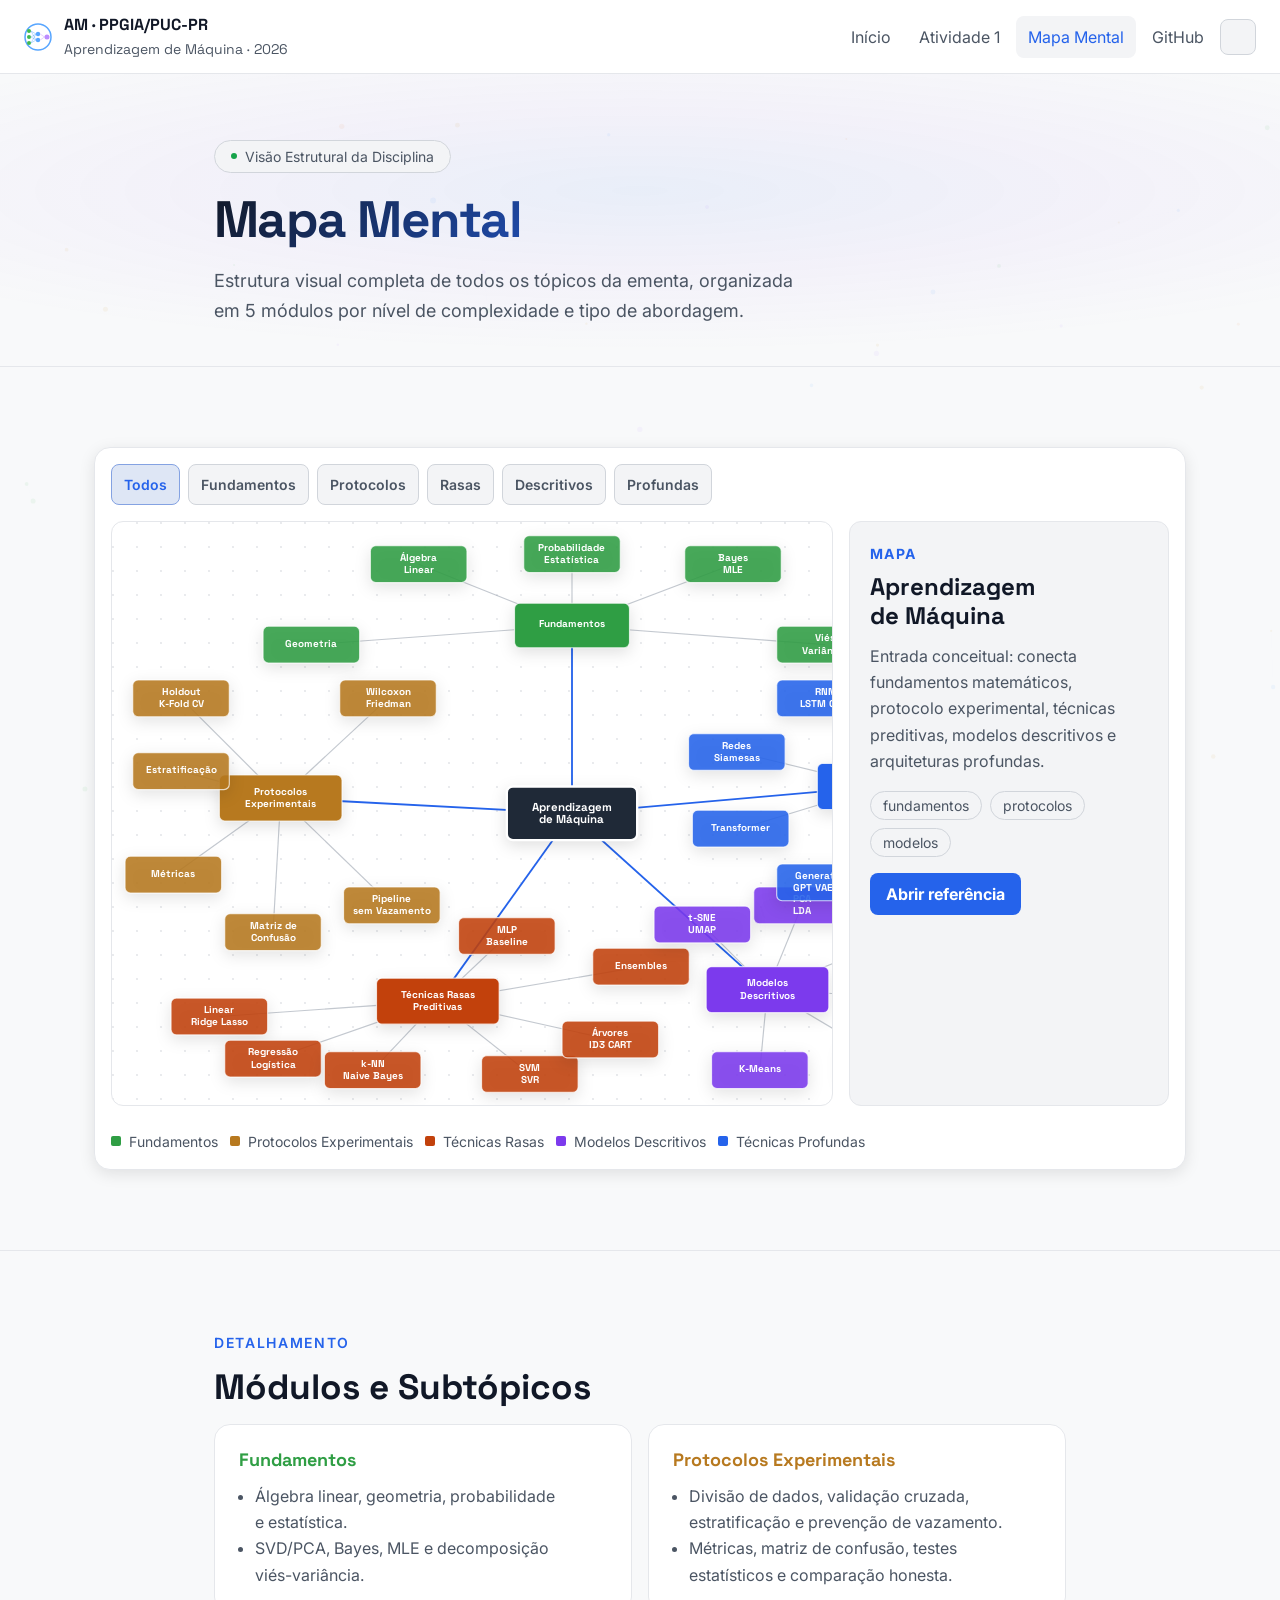
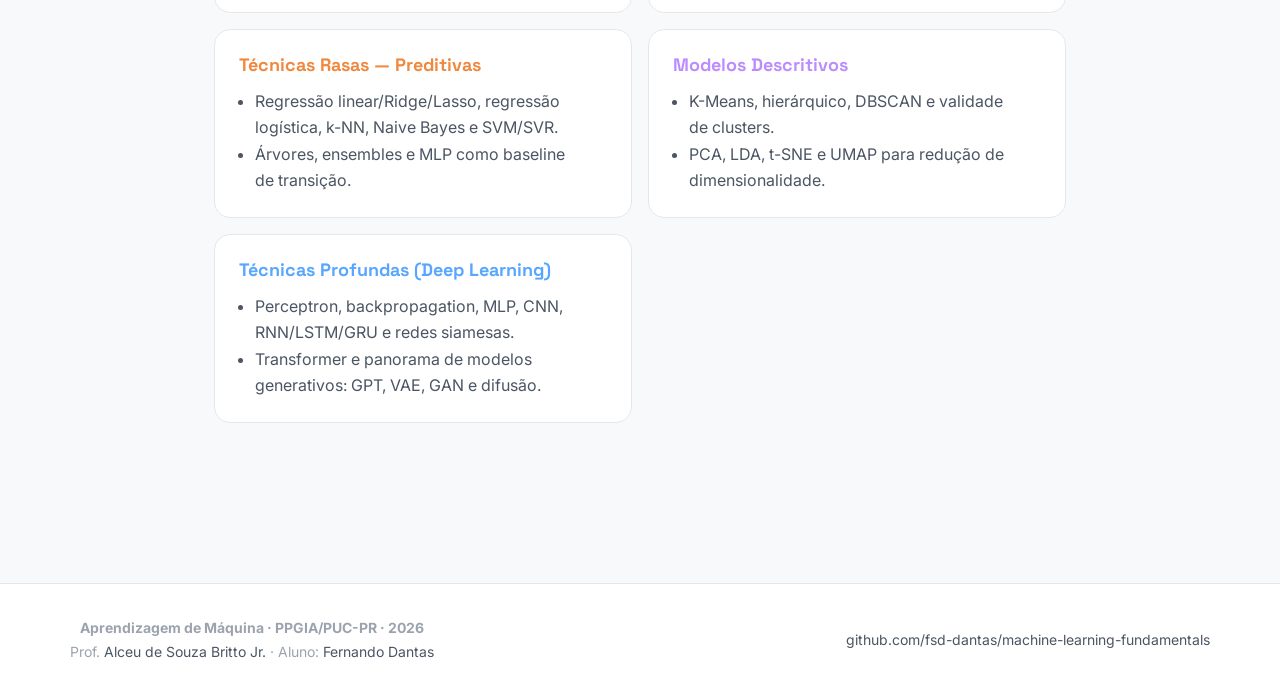
<file: pages/mapa-mental.html>
<!DOCTYPE html>
<html lang="pt-BR">
<head>
  <meta charset="UTF-8">
  <meta name="viewport" content="width=device-width, initial-scale=1.0">
  <title>Mapa Mental — AM PPGIA/PUC-PR</title>
  <meta name="description" content="Mapa mental completo da disciplina Aprendizagem de Máquina — PPGIA/PUC-PR 2026.">
  <link rel="preconnect" href="https://fonts.googleapis.com">
  <link rel="preconnect" href="https://fonts.gstatic.com" crossorigin>
  <link href="https://fonts.googleapis.com/css2?family=Inter:wght@400;500;600&family=Space+Grotesk:wght@500;700;800&family=JetBrains+Mono:wght@400;500&display=swap" rel="stylesheet">
  <link rel="stylesheet" href="../assets/css/style.css">
</head>
<body>

<canvas id="neural-canvas" style="position:fixed;inset:0;width:100%;height:100%;z-index:0;pointer-events:none;opacity:0.2;"></canvas>

<header class="site-header">
  <div class="logo">
    <svg width="28" height="28" viewBox="0 0 28 28" fill="none" aria-label="AM logo">
      <circle cx="14" cy="14" r="13" stroke="#58a6ff" stroke-width="1.5"/>
      <circle cx="5"  cy="8"  r="2" fill="#3fb950"/>
      <circle cx="5"  cy="14" r="2" fill="#3fb950"/>
      <circle cx="5"  cy="20" r="2" fill="#3fb950"/>
      <circle cx="14" cy="11" r="2.2" fill="#58a6ff"/>
      <circle cx="14" cy="17" r="2.2" fill="#58a6ff"/>
      <circle cx="23" cy="14" r="2.5" fill="#bc8cff"/>
      <line x1="7" y1="8"  x2="12" y2="11" stroke="#58a6ff" stroke-width="0.8" stroke-opacity="0.5"/>
      <line x1="7" y1="8"  x2="12" y2="17" stroke="#58a6ff" stroke-width="0.8" stroke-opacity="0.5"/>
      <line x1="7" y1="14" x2="12" y2="11" stroke="#58a6ff" stroke-width="0.8" stroke-opacity="0.5"/>
      <line x1="7" y1="14" x2="12" y2="17" stroke="#58a6ff" stroke-width="0.8" stroke-opacity="0.5"/>
      <line x1="7" y1="20" x2="12" y2="11" stroke="#58a6ff" stroke-width="0.8" stroke-opacity="0.5"/>
      <line x1="7" y1="20" x2="12" y2="17" stroke="#58a6ff" stroke-width="0.8" stroke-opacity="0.5"/>
      <line x1="16.2" y1="11" x2="20.5" y2="14" stroke="#bc8cff" stroke-width="0.8" stroke-opacity="0.5"/>
      <line x1="16.2" y1="17" x2="20.5" y2="14" stroke="#bc8cff" stroke-width="0.8" stroke-opacity="0.5"/>
    </svg>
    <div>
      <div>AM · PPGIA/PUC-PR</div>
      <div class="tagline">Aprendizagem de Máquina · 2026</div>
    </div>
  </div>
  <div class="nav-right">
    <nav>
      <a href="../index.html">Início</a>
      <a href="atividade-1.html">Atividade 1</a>
      <a href="mapa-mental.html">Mapa Mental</a>
      <a href="https://github.com/fsd-dantas/machine-learning-fundamentals" target="_blank" rel="noopener">GitHub</a>
    </nav>
    <button class="theme-toggle" data-theme-toggle aria-label="Alternar tema"></button>
  </div>
</header>

<!-- Hero -->
<section class="hero" style="min-height:32vh;padding-top:var(--space-16);padding-bottom:var(--space-10);">
  <div style="max-width:var(--content-default);margin:0 auto;text-align:left;width:100%;padding:0 var(--space-6);">
    <div class="hero-badge" style="margin-bottom:var(--space-4);">
      <span class="dot"></span>
      Visão Estrutural da Disciplina
    </div>
    <h1 class="fade-up" style="font-size:var(--text-2xl);margin-bottom:var(--space-4);">Mapa Mental</h1>
    <p class="fade-up delay-1" style="font-size:var(--text-base);color:var(--text-muted);max-width:55ch;">
      Estrutura visual completa de todos os tópicos da ementa, organizada em 5 módulos por nível de complexidade e tipo de abordagem.
    </p>
  </div>
</section>

<hr class="section-divider">

<!-- Interactive mind map -->
<section class="section-pad" style="position:relative;z-index:1;">
  <div class="container-wide">

    <div class="mindmap-shell" data-reveal>
      <div class="mindmap-toolbar" aria-label="Filtros do mapa mental">
        <button class="mindmap-filter active" type="button" data-filter="all">Todos</button>
        <button class="mindmap-filter" type="button" data-filter="foundations">Fundamentos</button>
        <button class="mindmap-filter" type="button" data-filter="protocols">Protocolos</button>
        <button class="mindmap-filter" type="button" data-filter="shallow">Rasas</button>
        <button class="mindmap-filter" type="button" data-filter="descriptive">Descritivos</button>
        <button class="mindmap-filter" type="button" data-filter="deep">Profundas</button>
      </div>

      <div class="mindmap-layout">
        <div class="mindmap-stage" aria-label="Mapa mental interativo">
          <svg id="interactive-mindmap" viewBox="0 0 1200 760" role="img" aria-labelledby="mindmap-title mindmap-desc">
            <title id="mindmap-title">Mapa mental interativo de fundamentos de Aprendizagem de Máquina</title>
            <desc id="mindmap-desc">Grafo com cinco módulos: fundamentos, protocolos experimentais, técnicas rasas, modelos descritivos e técnicas profundas.</desc>
          </svg>
        </div>

        <aside class="mindmap-detail" aria-live="polite">
          <div class="mindmap-detail-kicker" id="mindmap-detail-module">Mapa</div>
          <h2 id="mindmap-detail-title">Aprendizagem de Máquina</h2>
          <p id="mindmap-detail-text">
            Selecione um módulo ou conceito para inspecionar a função dele dentro da trilha de fundamentos.
          </p>
          <div class="mindmap-detail-tags" id="mindmap-detail-tags"></div>
          <a class="mindmap-detail-link" id="mindmap-detail-link" href="../README.md">Abrir referência</a>
        </aside>
      </div>

      <div class="mindmap-legend" aria-label="Legenda dos módulos">
        <div class="legend-item"><div class="legend-dot" style="background:#2f9e44;"></div>Fundamentos</div>
        <div class="legend-item"><div class="legend-dot" style="background:#b7791f;"></div>Protocolos Experimentais</div>
        <div class="legend-item"><div class="legend-dot" style="background:#c2410c;"></div>Técnicas Rasas</div>
        <div class="legend-item"><div class="legend-dot" style="background:#7c3aed;"></div>Modelos Descritivos</div>
        <div class="legend-item"><div class="legend-dot" style="background:#2563eb;"></div>Técnicas Profundas</div>
      </div>
    </div>

  </div>
</section>

<hr class="section-divider">

<!-- Breakdown per module -->
<section class="section-pad" style="position:relative;z-index:1;">
  <div class="container">
    <div class="section-label">Detalhamento</div>
    <h2 class="section-title">Módulos e Subtópicos</h2>

    <div class="card-grid card-grid-2">

      <div class="card" data-reveal>
        <h3 style="color:#2f9e44;font-size:var(--text-base);margin-bottom:var(--space-3);">Fundamentos</h3>
        <ul style="font-size:var(--text-sm);color:var(--text-muted);padding-left:var(--space-4);">
          <li>Álgebra linear, geometria, probabilidade e estatística.</li>
          <li>SVD/PCA, Bayes, MLE e decomposição viés-variância.</li>
        </ul>
      </div>

      <div class="card" data-reveal>
        <h3 style="color:#b7791f;font-size:var(--text-base);margin-bottom:var(--space-3);">Protocolos Experimentais</h3>
        <ul style="font-size:var(--text-sm);color:var(--text-muted);padding-left:var(--space-4);">
          <li>Divisão de dados, validação cruzada, estratificação e prevenção de vazamento.</li>
          <li>Métricas, matriz de confusão, testes estatísticos e comparação honesta.</li>
        </ul>
      </div>

      <div class="card" data-reveal>
        <h3 style="color:#f0883e;font-size:var(--text-base);margin-bottom:var(--space-3);">Técnicas Rasas — Preditivas</h3>
        <ul style="font-size:var(--text-sm);color:var(--text-muted);padding-left:var(--space-4);">
          <li>Regressão linear/Ridge/Lasso, regressão logística, k-NN, Naive Bayes e SVM/SVR.</li>
          <li>Árvores, ensembles e MLP como baseline de transição.</li>
        </ul>
      </div>

      <div class="card" data-reveal>
        <h3 style="color:#bc8cff;font-size:var(--text-base);margin-bottom:var(--space-3);">Modelos Descritivos</h3>
        <ul style="font-size:var(--text-sm);color:var(--text-muted);padding-left:var(--space-4);">
          <li>K-Means, hierárquico, DBSCAN e validade de clusters.</li>
          <li>PCA, LDA, t-SNE e UMAP para redução de dimensionalidade.</li>
        </ul>
      </div>

      <div class="card" data-reveal>
        <h3 style="color:#58a6ff;font-size:var(--text-base);margin-bottom:var(--space-3);">Técnicas Profundas (Deep Learning)</h3>
        <ul style="font-size:var(--text-sm);color:var(--text-muted);padding-left:var(--space-4);">
          <li>Perceptron, backpropagation, MLP, CNN, RNN/LSTM/GRU e redes siamesas.</li>
          <li>Transformer e panorama de modelos generativos: GPT, VAE, GAN e difusão.</li>
        </ul>
      </div>

    </div>
  </div>
</section>

<!-- Footer -->
<footer class="site-footer">
  <div class="footer-inner">
    <div>
      <strong>Aprendizagem de Máquina · PPGIA/PUC-PR · 2026</strong><br>
      Prof. <a href="mailto:alceu@ppgia.pucpr.br">Alceu de Souza Britto Jr.</a> ·
      Aluno: <a href="mailto:fsd.dantas@gmail.com">Fernando Dantas</a>
    </div>
    <div>
      <a href="https://github.com/fsd-dantas/machine-learning-fundamentals" target="_blank" rel="noopener">github.com/fsd-dantas/machine-learning-fundamentals</a>
    </div>
  </div>
</footer>

<script src="../assets/js/main.js"></script>
<script>
(function () {
  const svg = document.getElementById('interactive-mindmap');
  if (!svg) return;

  // BEGIN GENERATED: mindmap-data — source of truth is mind-map.json; run scripts/build_mindmap.py to regenerate. DO NOT EDIT BY HAND.
  const modules = {
  "foundations": {
    "label": "Fundamentos",
    "color": "#2f9e44"
  },
  "protocols": {
    "label": "Protocolos",
    "color": "#b7791f"
  },
  "shallow": {
    "label": "Técnicas Rasas",
    "color": "#c2410c"
  },
  "descriptive": {
    "label": "Modelos Descritivos",
    "color": "#7c3aed"
  },
  "deep": {
    "label": "Técnicas Profundas",
    "color": "#2563eb"
  }
};

  const nodes = [
  {
    "id": "ml",
    "label": "Aprendizagem\nde Máquina",
    "x": 600,
    "y": 380,
    "w": 170,
    "h": 70,
    "type": "root",
    "module": "all",
    "link": "../README.md",
    "desc": "Entrada conceitual: conecta fundamentos matemáticos, protocolo experimental, técnicas preditivas, modelos descritivos e arquiteturas profundas."
  },
  {
    "id": "foundations",
    "label": "Fundamentos",
    "x": 600,
    "y": 135,
    "w": 150,
    "h": 58,
    "type": "module",
    "module": "foundations",
    "link": "../modules/01-foundations.md",
    "desc": "Base matemática da disciplina: representação vetorial, geometria de decisão, incerteza e inferência."
  },
  {
    "id": "linear-algebra",
    "label": "Álgebra\nLinear",
    "x": 400,
    "y": 55,
    "module": "foundations",
    "link": "../modules/01-foundations.md#1-linear-algebra",
    "desc": "Vetores, matrizes, rank, autovalores e SVD: a linguagem das representações e transformações."
  },
  {
    "id": "geometry",
    "label": "Geometria",
    "x": 260,
    "y": 160,
    "module": "foundations",
    "link": "../modules/01-foundations.md#2-analytical-geometry",
    "desc": "Distância, similaridade, hiperplanos, margens e projeções: a intuição espacial por trás de k-NN, SVM e PCA."
  },
  {
    "id": "probability",
    "label": "Probabilidade\nEstatística",
    "x": 600,
    "y": 42,
    "module": "foundations",
    "link": "../modules/01-foundations.md#3-probability--statistics",
    "desc": "Variáveis aleatórias, distribuições, esperança, variância e teste de hipóteses."
  },
  {
    "id": "bayes-mle",
    "label": "Bayes\nMLE",
    "x": 810,
    "y": 55,
    "module": "foundations",
    "link": "../modules/01-foundations.md#maximum-likelihood-estimation-mle",
    "desc": "Bayes sustenta Naive Bayes; MLE explica perdas como cross-entropy e MSE sob hipóteses probabilísticas."
  },
  {
    "id": "bias-variance",
    "label": "Viés\nVariância",
    "x": 930,
    "y": 160,
    "module": "foundations",
    "link": "../modules/01-foundations.md#expectation-and-variance",
    "desc": "Lente central para regularização, capacidade do modelo, ensembles e interpretação do erro de generalização."
  },
  {
    "id": "protocols",
    "label": "Protocolos\nExperimentais",
    "x": 220,
    "y": 360,
    "w": 160,
    "h": 60,
    "type": "module",
    "module": "protocols",
    "link": "../modules/02-protocols.md",
    "desc": "Metodologia para medir desempenho sem autoengano: divisão correta, métricas adequadas e comparação estatística."
  },
  {
    "id": "splits",
    "label": "Holdout\nK-Fold CV",
    "x": 90,
    "y": 230,
    "module": "protocols",
    "link": "../modules/02-protocols.md#2-data-partitioning-strategies",
    "desc": "Formas de estimar erro de generalização; validação cruzada reduz dependência de uma única divisão dos dados."
  },
  {
    "id": "stratification",
    "label": "Estratificação",
    "x": 90,
    "y": 325,
    "module": "protocols",
    "link": "../modules/02-protocols.md#stratified-k-fold",
    "desc": "Preserva proporções de classe em cada fold, essencial em bases desbalanceadas."
  },
  {
    "id": "metrics",
    "label": "Métricas",
    "x": 80,
    "y": 460,
    "module": "protocols",
    "link": "../modules/02-protocols.md#3-evaluation-metrics",
    "desc": "Acurácia, precisão, recall, F1, AUC, R2, MAE e RMSE: cada métrica responde uma pergunta diferente."
  },
  {
    "id": "confusion",
    "label": "Matriz de\nConfusão",
    "x": 210,
    "y": 535,
    "module": "protocols",
    "link": "../activities/atividade-1.md#part-a--classification",
    "desc": "Mostra o tipo de erro. Em diagnóstico médico, falso negativo e falso positivo têm custos diferentes."
  },
  {
    "id": "leakage",
    "label": "Pipeline\nsem Vazamento",
    "x": 365,
    "y": 500,
    "module": "protocols",
    "link": "../activities/atividade-1.md#implementation-notes",
    "desc": "Pré-processamento deve ser ajustado dentro de cada fold; StandardScaler fora do fold vaza informação."
  },
  {
    "id": "stats-tests",
    "label": "Wilcoxon\nFriedman",
    "x": 360,
    "y": 230,
    "module": "protocols",
    "link": "../modules/02-protocols.md#4-comparing-classifiers-statistically",
    "desc": "Testes estatísticos evitam declarar vencedor quando a diferença está dentro da variação dos folds."
  },
  {
    "id": "shallow",
    "label": "Técnicas Rasas\nPreditivas",
    "x": 425,
    "y": 625,
    "w": 160,
    "h": 60,
    "type": "module",
    "module": "shallow",
    "link": "../modules/03-shallow.md",
    "desc": "Modelos supervisionados com viés indutivo explícito e forte valor como baseline em dados tabulares."
  },
  {
    "id": "linear-models",
    "label": "Linear\nRidge Lasso",
    "x": 140,
    "y": 645,
    "module": "shallow",
    "link": "../modules/03-shallow.md#1-linear-models",
    "desc": "Baseline regressivo: simples, interpretável e competitivo quando o sinal é aproximadamente linear."
  },
  {
    "id": "logistic",
    "label": "Regressão\nLogística",
    "x": 210,
    "y": 700,
    "module": "shallow",
    "link": "../modules/03-shallow.md#logistic-regression",
    "desc": "Classificador linear probabilístico; referência obrigatória antes de usar modelos mais complexos."
  },
  {
    "id": "knn-nb",
    "label": "k-NN\nNaive Bayes",
    "x": 340,
    "y": 715,
    "module": "shallow",
    "link": "../modules/03-shallow.md#2-instance-based-methods",
    "desc": "k-NN usa localidade geométrica; Naive Bayes usa independência condicional e probabilidade."
  },
  {
    "id": "svm-svr",
    "label": "SVM\nSVR",
    "x": 545,
    "y": 720,
    "module": "shallow",
    "link": "../modules/03-shallow.md#4-geometric-methods",
    "desc": "Métodos de margem máxima; kernels permitem fronteiras não lineares via produto interno implícito."
  },
  {
    "id": "trees",
    "label": "Árvores\nID3 CART",
    "x": 650,
    "y": 675,
    "module": "shallow",
    "link": "../modules/03-shallow.md#5-tree-based-methods",
    "desc": "Particionamento recursivo do espaço; interpretável, mas de alta variância quando não regularizado."
  },
  {
    "id": "ensembles",
    "label": "Ensembles",
    "x": 690,
    "y": 580,
    "module": "shallow",
    "link": "../modules/03-shallow.md#6-ensemble-methods",
    "desc": "Bagging reduz variância; boosting reduz viés; Random Forest e XGBoost são baselines fortes em tabular."
  },
  {
    "id": "mlp-baseline",
    "label": "MLP\nBaseline",
    "x": 515,
    "y": 540,
    "module": "shallow",
    "link": "../modules/03-shallow.md#mlp-as-a-shallow-baseline",
    "desc": "Transição para deep learning: rede rasa que ainda compete como modelo tabular supervisionado."
  },
  {
    "id": "descriptive",
    "label": "Modelos\nDescritivos",
    "x": 855,
    "y": 610,
    "w": 160,
    "h": 60,
    "type": "module",
    "module": "descriptive",
    "link": "../modules/04-descriptive.md",
    "desc": "Aprendizagem sem rótulos: revelar grupos, manifolds, projeções e estrutura latente dos dados."
  },
  {
    "id": "kmeans",
    "label": "K-Means",
    "x": 845,
    "y": 715,
    "module": "descriptive",
    "link": "../modules/04-descriptive.md#k-means",
    "desc": "Minimiza variância intra-cluster; assume grupos aproximadamente esféricos e exige escolher K."
  },
  {
    "id": "hierarchical",
    "label": "Hierárquico",
    "x": 1015,
    "y": 705,
    "module": "descriptive",
    "link": "../modules/04-descriptive.md#hierarchical-clustering",
    "desc": "Gera dendrograma e revela estrutura aninhada sem escolher K antecipadamente."
  },
  {
    "id": "dbscan",
    "label": "DBSCAN",
    "x": 1110,
    "y": 625,
    "module": "descriptive",
    "link": "../modules/04-descriptive.md#dbscan",
    "desc": "Agrupamento por densidade; encontra formas arbitrárias e marca ruído/outliers."
  },
  {
    "id": "cluster-metrics",
    "label": "Silhueta\nDavies-Bouldin",
    "x": 1080,
    "y": 520,
    "module": "descriptive",
    "link": "../modules/04-descriptive.md#cluster-validity-indices",
    "desc": "Índices internos e externos ajudam a avaliar qualidade de agrupamento sem depender apenas de inspeção visual."
  },
  {
    "id": "pca-lda",
    "label": "PCA\nLDA",
    "x": 900,
    "y": 500,
    "module": "descriptive",
    "link": "../modules/04-descriptive.md#2-dimensionality-reduction",
    "desc": "PCA preserva variância sem rótulos; LDA usa rótulos para maximizar separação entre classes."
  },
  {
    "id": "tsne-umap",
    "label": "t-SNE\nUMAP",
    "x": 770,
    "y": 525,
    "module": "descriptive",
    "link": "../modules/04-descriptive.md#t-sne",
    "desc": "Métodos não lineares para visualização de estrutura; t-SNE é exploratório, UMAP pode generalizar melhor."
  },
  {
    "id": "deep",
    "label": "Técnicas\nProfundas",
    "x": 1000,
    "y": 345,
    "w": 160,
    "h": 60,
    "type": "module",
    "module": "deep",
    "link": "../modules/05-deep.md",
    "desc": "Arquiteturas que aprendem representações hierárquicas e especializadas para imagens, sequências, pares e geração."
  },
  {
    "id": "perceptron",
    "label": "Perceptron\nXOR",
    "x": 1020,
    "y": 215,
    "module": "deep",
    "link": "../modules/05-deep.md#1-biological-motivation-and-the-perceptron",
    "desc": "Unidade linear aprendível; a limitação XOR motiva composição e camadas ocultas."
  },
  {
    "id": "backprop",
    "label": "Backprop\nOtimização",
    "x": 1120,
    "y": 265,
    "module": "deep",
    "link": "../modules/05-deep.md#3-backpropagation-and-gradient-based-optimisation",
    "desc": "Regra da cadeia para crédito entre camadas; SGD, momentum, RMSprop e Adam ajustam os pesos."
  },
  {
    "id": "mlp",
    "label": "MLP",
    "x": 1120,
    "y": 365,
    "module": "deep",
    "link": "../modules/05-deep.md#4-multilayer-perceptron-mlp",
    "desc": "Rede totalmente conectada; base prática para funções não lineares em dados vetoriais/tabulares."
  },
  {
    "id": "cnn",
    "label": "CNN",
    "x": 1110,
    "y": 455,
    "module": "deep",
    "link": "../modules/05-deep.md#5-convolutional-neural-networks-cnn",
    "desc": "Convolução, pooling e compartilhamento de parâmetros para dados com estrutura espacial."
  },
  {
    "id": "rnn",
    "label": "RNN\nLSTM GRU",
    "x": 930,
    "y": 230,
    "module": "deep",
    "link": "../modules/05-deep.md#6-recurrent-neural-networks-rnn",
    "desc": "Modelos sequenciais com estado; LSTM/GRU mitigam gradientes desaparecentes em dependências longas."
  },
  {
    "id": "siamese",
    "label": "Redes\nSiamesas",
    "x": 815,
    "y": 300,
    "module": "deep",
    "link": "../modules/05-deep.md#7-siamese-networks",
    "desc": "Aprendizagem de similaridade com encoders compartilhados; útil em verificação e few-shot learning."
  },
  {
    "id": "transformer",
    "label": "Transformer",
    "x": 820,
    "y": 400,
    "module": "deep",
    "link": "../modules/05-deep.md#8-transformer-and-generative-models",
    "desc": "Self-attention e multi-head attention para dependências longas e processamento paralelo de sequências."
  },
  {
    "id": "generative",
    "label": "Generativos\nGPT VAE GAN",
    "x": 930,
    "y": 470,
    "module": "deep",
    "link": "../modules/05-deep.md#transformer-as-a-generative-model",
    "desc": "Panorama de mecanismos generativos: autoregressivo, latente, adversarial e difusão."
  }
];

  const edges = [
  [
    "ml",
    "foundations"
  ],
  [
    "ml",
    "protocols"
  ],
  [
    "ml",
    "shallow"
  ],
  [
    "ml",
    "descriptive"
  ],
  [
    "ml",
    "deep"
  ],
  [
    "foundations",
    "linear-algebra"
  ],
  [
    "foundations",
    "geometry"
  ],
  [
    "foundations",
    "probability"
  ],
  [
    "foundations",
    "bayes-mle"
  ],
  [
    "foundations",
    "bias-variance"
  ],
  [
    "protocols",
    "splits"
  ],
  [
    "protocols",
    "stratification"
  ],
  [
    "protocols",
    "metrics"
  ],
  [
    "protocols",
    "confusion"
  ],
  [
    "protocols",
    "leakage"
  ],
  [
    "protocols",
    "stats-tests"
  ],
  [
    "shallow",
    "linear-models"
  ],
  [
    "shallow",
    "logistic"
  ],
  [
    "shallow",
    "knn-nb"
  ],
  [
    "shallow",
    "svm-svr"
  ],
  [
    "shallow",
    "trees"
  ],
  [
    "shallow",
    "ensembles"
  ],
  [
    "shallow",
    "mlp-baseline"
  ],
  [
    "descriptive",
    "kmeans"
  ],
  [
    "descriptive",
    "hierarchical"
  ],
  [
    "descriptive",
    "dbscan"
  ],
  [
    "descriptive",
    "cluster-metrics"
  ],
  [
    "descriptive",
    "pca-lda"
  ],
  [
    "descriptive",
    "tsne-umap"
  ],
  [
    "deep",
    "perceptron"
  ],
  [
    "deep",
    "backprop"
  ],
  [
    "deep",
    "mlp"
  ],
  [
    "deep",
    "cnn"
  ],
  [
    "deep",
    "rnn"
  ],
  [
    "deep",
    "siamese"
  ],
  [
    "deep",
    "transformer"
  ],
  [
    "deep",
    "generative"
  ]
];
  // END GENERATED: mindmap-data

  const nodeById = new Map(nodes.map(node => [node.id, node]));
  const detailModule = document.getElementById('mindmap-detail-module');
  const detailTitle = document.getElementById('mindmap-detail-title');
  const detailText = document.getElementById('mindmap-detail-text');
  const detailTags = document.getElementById('mindmap-detail-tags');
  const detailLink = document.getElementById('mindmap-detail-link');

  function ns(tag) {
    return document.createElementNS('http://www.w3.org/2000/svg', tag);
  }

  function colorFor(node) {
    if (node.type === 'root') return '#1f2937';
    return modules[node.module].color;
  }

  function splitLabel(label) {
    return label.split('\n');
  }

  function render() {
    const edgeLayer = ns('g');
    edgeLayer.setAttribute('class', 'mindmap-edges');
    svg.appendChild(edgeLayer);

    edges.forEach(([sourceId, targetId]) => {
      const source = nodeById.get(sourceId);
      const target = nodeById.get(targetId);
      const line = ns('line');
      line.setAttribute('x1', source.x);
      line.setAttribute('y1', source.y);
      line.setAttribute('x2', target.x);
      line.setAttribute('y2', target.y);
      line.setAttribute('class', 'mindmap-edge');
      line.dataset.source = sourceId;
      line.dataset.target = targetId;
      edgeLayer.appendChild(line);
    });

    const nodeLayer = ns('g');
    nodeLayer.setAttribute('class', 'mindmap-nodes');
    svg.appendChild(nodeLayer);

    nodes.forEach(node => {
      const width = node.w || 126;
      const height = node.h || 48;
      const group = ns('g');
      group.setAttribute('class', `mindmap-node ${node.type || 'concept'}`);
      group.setAttribute('tabindex', '0');
      group.setAttribute('role', 'button');
      group.setAttribute('aria-label', node.label.replace(/\n/g, ' '));
      group.dataset.id = node.id;
      group.dataset.module = node.module;
      group.setAttribute('transform', `translate(${node.x - width / 2},${node.y - height / 2})`);

      const rect = ns('rect');
      rect.setAttribute('width', width);
      rect.setAttribute('height', height);
      rect.setAttribute('rx', node.type === 'root' ? 8 : 7);
      rect.setAttribute('fill', colorFor(node));
      group.appendChild(rect);

      const text = ns('text');
      text.setAttribute('x', width / 2);
      text.setAttribute('y', height / 2 - (splitLabel(node.label).length - 1) * 7);
      text.setAttribute('text-anchor', 'middle');
      text.setAttribute('dominant-baseline', 'middle');
      splitLabel(node.label).forEach((line, index) => {
        const tspan = ns('tspan');
        tspan.setAttribute('x', width / 2);
        tspan.setAttribute('dy', index === 0 ? 0 : 16);
        tspan.textContent = line;
        text.appendChild(tspan);
      });
      group.appendChild(text);

      group.addEventListener('click', () => selectNode(node.id));
      group.addEventListener('keydown', event => {
        if (event.key === 'Enter' || event.key === ' ') {
          event.preventDefault();
          selectNode(node.id);
        }
      });

      nodeLayer.appendChild(group);
    });

    selectNode('ml');
  }

  function selectNode(id) {
    const node = nodeById.get(id);
    document.querySelectorAll('.mindmap-node').forEach(el => {
      el.classList.toggle('selected', el.dataset.id === id);
    });
    document.querySelectorAll('.mindmap-edge').forEach(el => {
      el.classList.toggle('selected', el.dataset.source === id || el.dataset.target === id);
    });

    const module = node.module === 'all' ? 'Mapa' : modules[node.module].label;
    detailModule.textContent = module;
    detailTitle.textContent = node.label.replace(/\n/g, ' ');
    detailText.textContent = node.desc;
    detailLink.href = node.link || '../README.md';
    detailTags.innerHTML = '';

    const tags = node.type === 'root'
      ? ['fundamentos', 'protocolos', 'modelos']
      : [module, node.type === 'module' ? 'módulo' : 'conceito'];
    tags.forEach(tag => {
      const span = document.createElement('span');
      span.textContent = tag;
      detailTags.appendChild(span);
    });
  }

  function setFilter(filter) {
    document.querySelectorAll('.mindmap-filter').forEach(button => {
      button.classList.toggle('active', button.dataset.filter === filter);
    });
    document.querySelectorAll('.mindmap-node').forEach(el => {
      const visible = filter === 'all' || el.dataset.module === filter || el.dataset.module === 'all';
      el.classList.toggle('muted', !visible);
    });
    document.querySelectorAll('.mindmap-edge').forEach(el => {
      const source = nodeById.get(el.dataset.source);
      const target = nodeById.get(el.dataset.target);
      const visible = filter === 'all' || source.module === filter || target.module === filter;
      el.classList.toggle('muted', !visible);
    });
    selectNode(filter === 'all' ? 'ml' : filter);
  }

  document.querySelectorAll('.mindmap-filter').forEach(button => {
    button.addEventListener('click', () => setFilter(button.dataset.filter));
  });

  render();
})();
</script>
</body>
</html>
</file>
<file: assets/css/style.css>
/* ═══════════════════════════════════════════════════════════════
   PPGIA/PUC-PR — Aprendizagem de Máquina 2026
   Light + Dark mode with manual toggle
═══════════════════════════════════════════════════════════════ */

/* ─── Tokens (shared) ─────────────────────────────────────────── */
:root {
  --text-xs:   clamp(0.75rem,  0.7rem  + 0.25vw, 0.875rem);
  --text-sm:   clamp(0.875rem, 0.8rem  + 0.35vw, 1rem);
  --text-base: clamp(1rem,     0.95rem + 0.25vw, 1.125rem);
  --text-lg:   clamp(1.125rem, 1rem    + 0.75vw, 1.5rem);
  --text-xl:   clamp(1.5rem,   1.2rem  + 1.25vw, 2.25rem);
  --text-2xl:  clamp(2rem,     1.2rem  + 2.5vw,  3.5rem);
  --text-hero: clamp(2.5rem,   1rem    + 4vw,    5rem);

  --space-1:0.25rem; --space-2:0.5rem;  --space-3:0.75rem;
  --space-4:1rem;    --space-5:1.25rem; --space-6:1.5rem;
  --space-8:2rem;    --space-10:2.5rem; --space-12:3rem;
  --space-16:4rem;   --space-20:5rem;   --space-24:6rem;

  --radius-sm:0.375rem; --radius-md:0.5rem;
  --radius-lg:0.75rem;  --radius-xl:1rem; --radius-full:9999px;

  --transition: 180ms cubic-bezier(0.16, 1, 0.3, 1);

  --content-default: 900px;
  --content-wide:    1140px;

  --font-body:    'Inter', 'Helvetica Neue', sans-serif;
  --font-display: 'Space Grotesk', 'Inter', sans-serif;
  --font-mono:    'JetBrains Mono', 'Fira Code', monospace;

  /* accent colours — same in both modes */
  --accent:       #2563eb;
  --accent-hover: #1d4ed8;
  --green:  #16a34a;
  --yellow: #b45309;
  --orange: #c2410c;
  --purple: #7c3aed;
  --red:    #dc2626;
}

/* ─── LIGHT MODE (default) ────────────────────────────────────── */
:root, [data-theme="light"] {
  --bg:           #f8f9fa;
  --surface:      #ffffff;
  --surface-2:    #f3f4f6;
  --surface-3:    #e5e7eb;
  --border:       #d1d5db;
  --border-light: #e5e7eb;

  --text:         #111827;
  --text-muted:   #4b5563;
  --text-faint:   #9ca3af;

  --accent:       #2563eb;
  --accent-hover: #1d4ed8;
  --green:  #16a34a;
  --yellow: #b45309;
  --orange: #c2410c;
  --purple: #7c3aed;
  --red:    #dc2626;

  --shadow-sm: 0 1px 3px rgba(0,0,0,0.08);
  --shadow-md: 0 4px 16px rgba(0,0,0,0.10);
  --shadow-lg: 0 12px 40px rgba(0,0,0,0.12);

  --hero-gradient: radial-gradient(ellipse 70% 55% at 50% 40%,
    rgba(37,99,235,0.07) 0%, rgba(124,58,237,0.04) 50%, transparent 100%);
  --accent-glow: rgba(37,99,235,0.12);

  color-scheme: light;
}

/* ─── DARK MODE ───────────────────────────────────────────────── */
[data-theme="dark"] {
  --bg:           #0a0c10;
  --surface:      #0d1117;
  --surface-2:    #161b22;
  --surface-3:    #1c2128;
  --border:       #30363d;
  --border-light: #21262d;

  --text:         #e6edf3;
  --text-muted:   #8b949e;
  --text-faint:   #484f58;

  --accent:       #58a6ff;
  --accent-hover: #79b8ff;
  --green:  #3fb950;
  --yellow: #d29922;
  --orange: #f0883e;
  --purple: #bc8cff;
  --red:    #f85149;

  --shadow-sm: 0 1px 3px rgba(0,0,0,0.4);
  --shadow-md: 0 4px 16px rgba(0,0,0,0.5);
  --shadow-lg: 0 12px 40px rgba(0,0,0,0.6);

  --hero-gradient: radial-gradient(ellipse 70% 55% at 50% 40%,
    rgba(88,166,255,0.08) 0%, rgba(188,140,255,0.04) 50%, transparent 100%);
  --accent-glow: rgba(88,166,255,0.15);

  color-scheme: dark;
}

/* System preference fallback */
@media (prefers-color-scheme: dark) {
  :root:not([data-theme]) {
    --bg:#0a0c10; --surface:#0d1117; --surface-2:#161b22; --surface-3:#1c2128;
    --border:#30363d; --border-light:#21262d;
    --text:#e6edf3; --text-muted:#8b949e; --text-faint:#484f58;
    --accent:#58a6ff; --accent-hover:#79b8ff;
    --green:#3fb950; --yellow:#d29922; --orange:#f0883e; --purple:#bc8cff; --red:#f85149;
    --shadow-sm:0 1px 3px rgba(0,0,0,0.4); --shadow-md:0 4px 16px rgba(0,0,0,0.5); --shadow-lg:0 12px 40px rgba(0,0,0,0.6);
    --hero-gradient:radial-gradient(ellipse 70% 55% at 50% 40%,rgba(88,166,255,0.08) 0%,rgba(188,140,255,0.04) 50%,transparent 100%);
    --accent-glow:rgba(88,166,255,0.15);
    color-scheme:dark;
  }
}

/* ─── Reset ───────────────────────────────────────────────────── */
*, *::before, *::after { box-sizing: border-box; margin: 0; padding: 0; }
html {
  scroll-behavior: smooth; scroll-padding-top: 5rem;
  -webkit-font-smoothing: antialiased; text-rendering: optimizeLegibility;
}
body {
  background: var(--bg); color: var(--text);
  font-family: var(--font-body); font-size: var(--text-base);
  line-height: 1.65; min-height: 100dvh;
  transition: background 0.3s var(--transition), color 0.3s var(--transition);
}
img { display: block; max-width: 100%; height: auto; }
a { color: var(--accent); text-decoration: none; transition: color var(--transition); }
a:hover { color: var(--accent-hover); }
button { cursor: pointer; font: inherit; color: inherit; background: none; border: none; }
h1,h2,h3,h4,h5,h6 { font-family: var(--font-display); line-height: 1.2; text-wrap: balance; }
p,li { max-width: 72ch; text-wrap: pretty; }
code, pre { font-family: var(--font-mono); }
:focus-visible { outline: 2px solid var(--accent); outline-offset: 3px; border-radius: var(--radius-sm); }

/* ─── Header / Nav ───────────────────────────────────────────── */
.site-header {
  position: sticky; top: 0; z-index: 100;
  background: color-mix(in srgb, var(--surface) 92%, transparent);
  backdrop-filter: blur(14px); -webkit-backdrop-filter: blur(14px);
  border-bottom: 1px solid var(--border-light);
  padding: var(--space-3) var(--space-6);
  display: flex; align-items: center; justify-content: space-between; gap: var(--space-4);
  transition: background 0.3s, border-color 0.3s;
}
.site-header .logo {
  display: flex; align-items: center; gap: var(--space-3);
  font-family: var(--font-display); font-weight: 700;
  font-size: var(--text-sm); color: var(--text); white-space: nowrap;
}
.site-header .logo svg { flex-shrink: 0; }
.site-header .logo .tagline { color: var(--text-muted); font-weight: 400; font-size: var(--text-xs); }
.nav-right { display: flex; align-items: center; gap: var(--space-1); flex-wrap: wrap; }
nav { display: flex; align-items: center; gap: var(--space-1); flex-wrap: wrap; }
nav a {
  color: var(--text-muted); font-size: var(--text-sm);
  padding: var(--space-2) var(--space-3);
  border-radius: var(--radius-md);
  transition: background var(--transition), color var(--transition);
  white-space: nowrap;
}
nav a:hover, nav a.active { background: var(--surface-2); color: var(--text); }
nav a.active { color: var(--accent); }

/* ─── Theme toggle ────────────────────────────────────────────── */
.theme-toggle {
  width: 36px; height: 36px;
  border-radius: var(--radius-md);
  display: flex; align-items: center; justify-content: center;
  color: var(--text-muted);
  border: 1px solid var(--border);
  background: var(--surface-2);
  transition: background var(--transition), color var(--transition), border-color var(--transition);
  flex-shrink: 0;
}
.theme-toggle:hover { color: var(--text); border-color: var(--accent); }

/* ─── Hero ───────────────────────────────────────────────────── */
.hero {
  position: relative; z-index: 1;
  min-height: 70vh;
  display: flex; flex-direction: column; align-items: center; justify-content: center;
  text-align: center;
  padding: clamp(var(--space-16), 10vw, var(--space-24)) var(--space-6);
  overflow: hidden;
}
.hero::before {
  content: ''; position: absolute; inset: 0; z-index: -1;
  background: var(--hero-gradient);
  transition: background 0.3s;
}
.hero-badge {
  display: inline-flex; align-items: center; gap: var(--space-2);
  background: var(--surface-2); border: 1px solid var(--border);
  border-radius: var(--radius-full);
  padding: var(--space-1) var(--space-4);
  font-size: var(--text-xs); color: var(--text-muted);
  margin-bottom: var(--space-6);
}
.hero-badge .dot { width: 6px; height: 6px; border-radius: 50%; background: var(--green); flex-shrink: 0; }
.hero h1 {
  font-size: var(--text-hero); font-weight: 800; letter-spacing: -0.03em;
  background: linear-gradient(135deg, var(--text) 0%, var(--accent) 60%, var(--purple) 100%);
  -webkit-background-clip: text; -webkit-text-fill-color: transparent;
  background-clip: text;
  margin-bottom: var(--space-4);
}
.hero-sub { font-size: var(--text-lg); color: var(--text-muted); max-width: 55ch; margin: 0 auto var(--space-8); }
.hero-meta {
  display: flex; flex-wrap: wrap; gap: var(--space-3); justify-content: center;
  font-size: var(--text-xs); color: var(--text-faint);
}
.hero-meta span { display: flex; align-items: center; gap: var(--space-2); }
.hero-actions { display: flex; flex-wrap: wrap; gap: var(--space-3); justify-content: center; margin-top: var(--space-8); }

/* ─── Buttons ────────────────────────────────────────────────── */
.btn {
  display: inline-flex; align-items: center; gap: var(--space-2);
  padding: var(--space-3) var(--space-6);
  border-radius: var(--radius-md);
  font-size: var(--text-sm); font-weight: 600; font-family: var(--font-display);
  transition: all var(--transition); white-space: nowrap; cursor: pointer;
}
.btn-primary { background: var(--accent); color: #fff; box-shadow: 0 0 20px var(--accent-glow); }
.btn-primary:hover { background: var(--accent-hover); color: #fff; box-shadow: 0 0 28px var(--accent-glow); }
.btn-ghost { background: var(--surface-2); color: var(--text); border: 1px solid var(--border); }
.btn-ghost:hover { background: var(--surface-3); color: var(--text); border-color: var(--accent); }

/* ─── Layout ─────────────────────────────────────────────────── */
.container { max-width: var(--content-default); margin: 0 auto; padding: 0 var(--space-6); }
.container-wide { max-width: var(--content-wide); margin: 0 auto; padding: 0 var(--space-6); }
section { position: relative; z-index: 1; }
.section-pad { padding: clamp(var(--space-12), 8vw, var(--space-20)) 0; }
.section-divider { border: none; border-top: 1px solid var(--border-light); margin: 0; }

/* ─── Section headers ────────────────────────────────────────── */
.section-label {
  font-size: var(--text-xs); font-weight: 600; letter-spacing: 0.12em;
  text-transform: uppercase; color: var(--accent); margin-bottom: var(--space-3);
}
.section-title { font-size: var(--text-xl); font-weight: 700; margin-bottom: var(--space-4); }
.section-desc { color: var(--text-muted); max-width: 60ch; }

/* ─── Cards ──────────────────────────────────────────────────── */
.card {
  background: var(--surface); border: 1px solid var(--border-light);
  border-radius: var(--radius-xl); padding: var(--space-6);
  transition: border-color var(--transition), box-shadow var(--transition), background 0.3s;
}
.card:hover { border-color: var(--border); box-shadow: var(--shadow-md); }
.card-grid { display: grid; gap: var(--space-4); }
.card-grid-2 { grid-template-columns: repeat(auto-fit, minmax(280px, 1fr)); }
.card-grid-3 { grid-template-columns: repeat(auto-fit, minmax(240px, 1fr)); }

/* ─── Module cards ───────────────────────────────────────────── */
.module-card { position: relative; padding-top: var(--space-8); }
.module-card::before {
  content: ''; position: absolute; top: 0; left: 0; right: 0;
  height: 3px; border-radius: var(--radius-xl) var(--radius-xl) 0 0;
  background: var(--module-color, var(--accent));
}
.module-card .module-num {
  font-size: var(--text-xs); font-weight: 600; letter-spacing: 0.1em;
  text-transform: uppercase; color: var(--module-color, var(--accent)); margin-bottom: var(--space-2);
}
.module-card h3 { font-size: var(--text-lg); margin-bottom: var(--space-3); }
.module-card ul { padding-left: var(--space-4); color: var(--text-muted); font-size: var(--text-sm); }
.module-card ul li { margin-bottom: var(--space-1); }

/* ─── Timeline ───────────────────────────────────────────────── */
.timeline { position: relative; padding-left: var(--space-8); }
.timeline::before {
  content: ''; position: absolute; left: 11px; top: 0; bottom: 0;
  width: 2px; background: var(--border);
}
.timeline-item { position: relative; margin-bottom: var(--space-8); }
.timeline-item::before {
  content: attr(data-week);
  position: absolute; left: calc(-1 * var(--space-8));
  width: 24px; height: 24px;
  background: var(--surface-2); border: 2px solid var(--accent);
  border-radius: 50%;
  font-size: 10px; font-weight: 700; color: var(--accent);
  display: flex; align-items: center; justify-content: center; line-height: 1;
}
.timeline-week { font-size: var(--text-xs); color: var(--accent); font-weight: 600; letter-spacing: 0.08em; text-transform: uppercase; margin-bottom: var(--space-2); }
.timeline-item h3 { font-size: var(--text-base); font-weight: 700; margin-bottom: var(--space-2); }
.timeline-item p { font-size: var(--text-sm); color: var(--text-muted); }
.timeline-tags { display: flex; flex-wrap: wrap; gap: var(--space-2); margin-top: var(--space-3); }
.tag {
  font-size: var(--text-xs); padding: 2px var(--space-3);
  border-radius: var(--radius-full); border: 1px solid var(--border);
  color: var(--text-muted); background: var(--surface-2);
}
.tag.green  { border-color: color-mix(in srgb, var(--green) 40%, transparent);  color: var(--green);  background: color-mix(in srgb, var(--green) 10%, transparent); }
.tag.blue   { border-color: color-mix(in srgb, var(--accent) 40%, transparent); color: var(--accent); background: color-mix(in srgb, var(--accent) 10%, transparent); }
.tag.purple { border-color: color-mix(in srgb, var(--purple) 40%, transparent); color: var(--purple); background: color-mix(in srgb, var(--purple) 10%, transparent); }
.tag.orange { border-color: color-mix(in srgb, var(--orange) 40%, transparent); color: var(--orange); background: color-mix(in srgb, var(--orange) 10%, transparent); }
.tag.yellow { border-color: color-mix(in srgb, var(--yellow) 40%, transparent); color: var(--yellow); background: color-mix(in srgb, var(--yellow) 10%, transparent); }

/* ─── Priority table ─────────────────────────────────────────── */
.priority-table { width: 100%; border-collapse: collapse; font-size: var(--text-sm); }
.priority-table th {
  text-align: left; padding: var(--space-3) var(--space-4);
  border-bottom: 1px solid var(--border);
  font-size: var(--text-xs); text-transform: uppercase; letter-spacing: 0.08em;
  color: var(--text-muted); font-weight: 600;
}
.priority-table td { padding: var(--space-3) var(--space-4); border-bottom: 1px solid var(--border-light); vertical-align: middle; }
.priority-table tr:last-child td { border-bottom: none; }
.priority-table tr:hover td { background: var(--surface-2); }
.badge-p0 { display:inline-block; padding:2px var(--space-3); border-radius:var(--radius-full); background:color-mix(in srgb,var(--red) 15%,transparent); color:var(--red); border:1px solid color-mix(in srgb,var(--red) 30%,transparent); font-size:var(--text-xs); font-weight:700; }
.badge-p1 { display:inline-block; padding:2px var(--space-3); border-radius:var(--radius-full); background:color-mix(in srgb,var(--orange) 15%,transparent); color:var(--orange); border:1px solid color-mix(in srgb,var(--orange) 30%,transparent); font-size:var(--text-xs); font-weight:700; }
.badge-p2 { display:inline-block; padding:2px var(--space-3); border-radius:var(--radius-full); background:color-mix(in srgb,var(--yellow) 15%,transparent); color:var(--yellow); border:1px solid color-mix(in srgb,var(--yellow) 30%,transparent); font-size:var(--text-xs); font-weight:700; }
.badge-p3 { display:inline-block; padding:2px var(--space-3); border-radius:var(--radius-full); background:color-mix(in srgb,var(--text-muted) 12%,transparent); color:var(--text-muted); border:1px solid color-mix(in srgb,var(--text-muted) 25%,transparent); font-size:var(--text-xs); font-weight:700; }

/* ─── Code blocks ────────────────────────────────────────────── */
.code-block {
  background: var(--surface-2); border: 1px solid var(--border);
  border-radius: var(--radius-lg); padding: var(--space-4);
  font-size: var(--text-xs); color: var(--accent); overflow-x: auto; line-height: 1.7;
}
[data-theme="light"] .code-block { color: #1e40af; }
.code-block .kw   { color: var(--red); }
.code-block .fn   { color: var(--purple); }
.code-block .str  { color: var(--green); }
.code-block .cm   { color: var(--text-faint); font-style: italic; }
.code-block .num  { color: var(--accent); }

/* ─── Result tables ──────────────────────────────────────────── */
.result-table-wrap { overflow-x: auto; }
.result-table { width: 100%; border-collapse: collapse; font-size: var(--text-sm); }
.result-table th { background: var(--surface-2); padding: var(--space-3) var(--space-4); text-align: left; border-bottom: 1px solid var(--border); font-size: var(--text-xs); text-transform: uppercase; letter-spacing: 0.06em; color: var(--text-muted); }
.result-table td { padding: var(--space-3) var(--space-4); border-bottom: 1px solid var(--border-light); }
.result-table tr:last-child td { border-bottom: none; }
.result-table tr.best-row td { background: color-mix(in srgb,var(--green) 8%,transparent); color: var(--green); font-weight: 600; }
.result-table .pending { color: var(--text-faint); font-style: italic; font-size: var(--text-xs); }

/* ─── Mind map ───────────────────────────────────────────────── */
.mindmap-img {
  width: 100%; border-radius: var(--radius-xl);
  border: 1px solid var(--border); box-shadow: var(--shadow-lg);
}
/* Show correct image per theme */
.mindmap-dark { display: block; }
.mindmap-light { display: none; }
[data-theme="light"] .mindmap-dark { display: none; }
[data-theme="light"] .mindmap-light { display: block; }
@media (prefers-color-scheme: light) {
  :root:not([data-theme]) .mindmap-dark  { display: none; }
  :root:not([data-theme]) .mindmap-light { display: block; }
}

.mindmap-legend { display: flex; flex-wrap: wrap; gap: var(--space-3); margin-top: var(--space-6); }
.legend-item { display: flex; align-items: center; gap: var(--space-2); font-size: var(--text-xs); color: var(--text-muted); }
.legend-dot { width: 10px; height: 10px; border-radius: 2px; flex-shrink: 0; }

.mindmap-shell {
  background: var(--surface);
  border: 1px solid var(--border-light);
  border-radius: var(--radius-xl);
  padding: var(--space-4);
  box-shadow: var(--shadow-md);
}
.mindmap-toolbar {
  display: flex;
  flex-wrap: wrap;
  gap: var(--space-2);
  margin-bottom: var(--space-4);
}
.mindmap-filter {
  border: 1px solid var(--border);
  border-radius: var(--radius-md);
  background: var(--surface-2);
  color: var(--text-muted);
  font-size: var(--text-xs);
  font-weight: 600;
  padding: var(--space-2) var(--space-3);
  transition: background var(--transition), border-color var(--transition), color var(--transition);
}
.mindmap-filter:hover,
.mindmap-filter.active {
  background: color-mix(in srgb, var(--accent) 10%, var(--surface-2));
  border-color: color-mix(in srgb, var(--accent) 45%, var(--border));
  color: var(--accent);
}
.mindmap-layout {
  display: grid;
  grid-template-columns: minmax(0, 1fr) minmax(260px, 320px);
  gap: var(--space-4);
  align-items: stretch;
}
.mindmap-stage {
  min-height: 520px;
  overflow: auto;
  border: 1px solid var(--border-light);
  border-radius: var(--radius-lg);
  background:
    radial-gradient(circle at 1px 1px, color-mix(in srgb, var(--text-faint) 22%, transparent) 1px, transparent 0);
  background-size: 24px 24px;
}
#interactive-mindmap {
  display: block;
  min-width: 920px;
  width: 100%;
  height: auto;
}
.mindmap-edge {
  stroke: color-mix(in srgb, var(--text-faint) 60%, transparent);
  stroke-width: 1.5;
  transition: opacity var(--transition), stroke var(--transition), stroke-width var(--transition);
}
.mindmap-edge.selected {
  stroke: var(--accent);
  stroke-width: 2.4;
}
.mindmap-edge.muted {
  opacity: 0.12;
}
.mindmap-node {
  cursor: pointer;
  transition: opacity var(--transition), filter var(--transition), transform var(--transition);
}
.mindmap-node rect {
  stroke: color-mix(in srgb, #fff 72%, transparent);
  stroke-width: 1.5;
  filter: drop-shadow(0 6px 10px rgba(0,0,0,0.12));
}
.mindmap-node text {
  fill: #fff;
  font-family: var(--font-display);
  font-size: 13px;
  font-weight: 700;
  pointer-events: none;
}
.mindmap-node.concept rect {
  fill-opacity: 0.88;
}
.mindmap-node.root text {
  font-size: 15px;
}
.mindmap-node.selected rect {
  stroke: #fff;
  stroke-width: 3;
}
.mindmap-node.muted {
  opacity: 0.18;
}
.mindmap-node:hover,
.mindmap-node:focus {
  filter: brightness(1.08);
  outline: none;
}
.mindmap-detail {
  border: 1px solid var(--border-light);
  border-radius: var(--radius-lg);
  padding: var(--space-5);
  background: var(--surface-2);
  min-height: 100%;
}
.mindmap-detail-kicker {
  color: var(--accent);
  font-size: var(--text-xs);
  font-weight: 700;
  letter-spacing: 0.1em;
  text-transform: uppercase;
  margin-bottom: var(--space-2);
}
.mindmap-detail h2 {
  font-size: var(--text-lg);
  margin-bottom: var(--space-3);
}
.mindmap-detail p {
  color: var(--text-muted);
  font-size: var(--text-sm);
}
.mindmap-detail-tags {
  display: flex;
  flex-wrap: wrap;
  gap: var(--space-2);
  margin: var(--space-4) 0;
}
.mindmap-detail-tags span {
  border: 1px solid var(--border);
  border-radius: var(--radius-full);
  color: var(--text-muted);
  font-size: var(--text-xs);
  padding: 2px var(--space-3);
}
.mindmap-detail-link {
  display: inline-flex;
  align-items: center;
  color: #fff;
  background: var(--accent);
  border-radius: var(--radius-md);
  font-size: var(--text-sm);
  font-weight: 700;
  padding: var(--space-2) var(--space-4);
}
.mindmap-detail-link:hover {
  color: #fff;
  background: var(--accent-hover);
}

/* ─── Neural canvas (dark only) ──────────────────────────────── */
#neural-canvas { transition: opacity 0.5s; }
[data-theme="light"] #neural-canvas { opacity: 0.08 !important; }

/* ─── Footer ─────────────────────────────────────────────────── */
.site-footer {
  background: var(--surface); border-top: 1px solid var(--border-light);
  padding: var(--space-8) var(--space-6);
  text-align: center; color: var(--text-faint); font-size: var(--text-xs);
  margin-top: clamp(var(--space-12), 8vw, var(--space-20));
}
.site-footer a { color: var(--text-muted); }
.site-footer a:hover { color: var(--accent); }
.footer-inner { max-width: var(--content-wide); margin: 0 auto; display: flex; flex-wrap: wrap; gap: var(--space-4); align-items: center; justify-content: space-between; }

/* ─── Utilities ──────────────────────────────────────────────── */
.mb-4 { margin-bottom: var(--space-4); } .mb-8 { margin-bottom: var(--space-8); }
.mt-4 { margin-top: var(--space-4); }   .mt-8 { margin-top: var(--space-8); }
.text-muted { color: var(--text-muted); } .text-sm { font-size: var(--text-sm); }
.text-xs { font-size: var(--text-xs); } .text-accent { color: var(--accent); }
.font-mono { font-family: var(--font-mono); }

/* ─── Animations ─────────────────────────────────────────────── */
@keyframes fadeUp { from { opacity:0; transform:translateY(18px); } to { opacity:1; transform:translateY(0); } }
.fade-up { animation: fadeUp 0.55s cubic-bezier(0.16,1,0.3,1) both; }
.delay-1 { animation-delay: 0.1s; } .delay-2 { animation-delay: 0.2s; }
.delay-3 { animation-delay: 0.3s; } .delay-4 { animation-delay: 0.45s; }
@media (prefers-reduced-motion: reduce) { .fade-up { animation: none; } }

/* ─── Responsive ─────────────────────────────────────────────── */
@media (max-width: 640px) {
  .site-header { flex-direction: column; align-items: flex-start; }
  .hero h1 { letter-spacing: -0.02em; }
  .timeline { padding-left: var(--space-6); }
  .mindmap-layout { grid-template-columns: 1fr; }
  .mindmap-stage { min-height: 440px; }
  #interactive-mindmap { min-width: 860px; }
  .footer-inner { flex-direction: column; text-align: center; }
}
</file>
